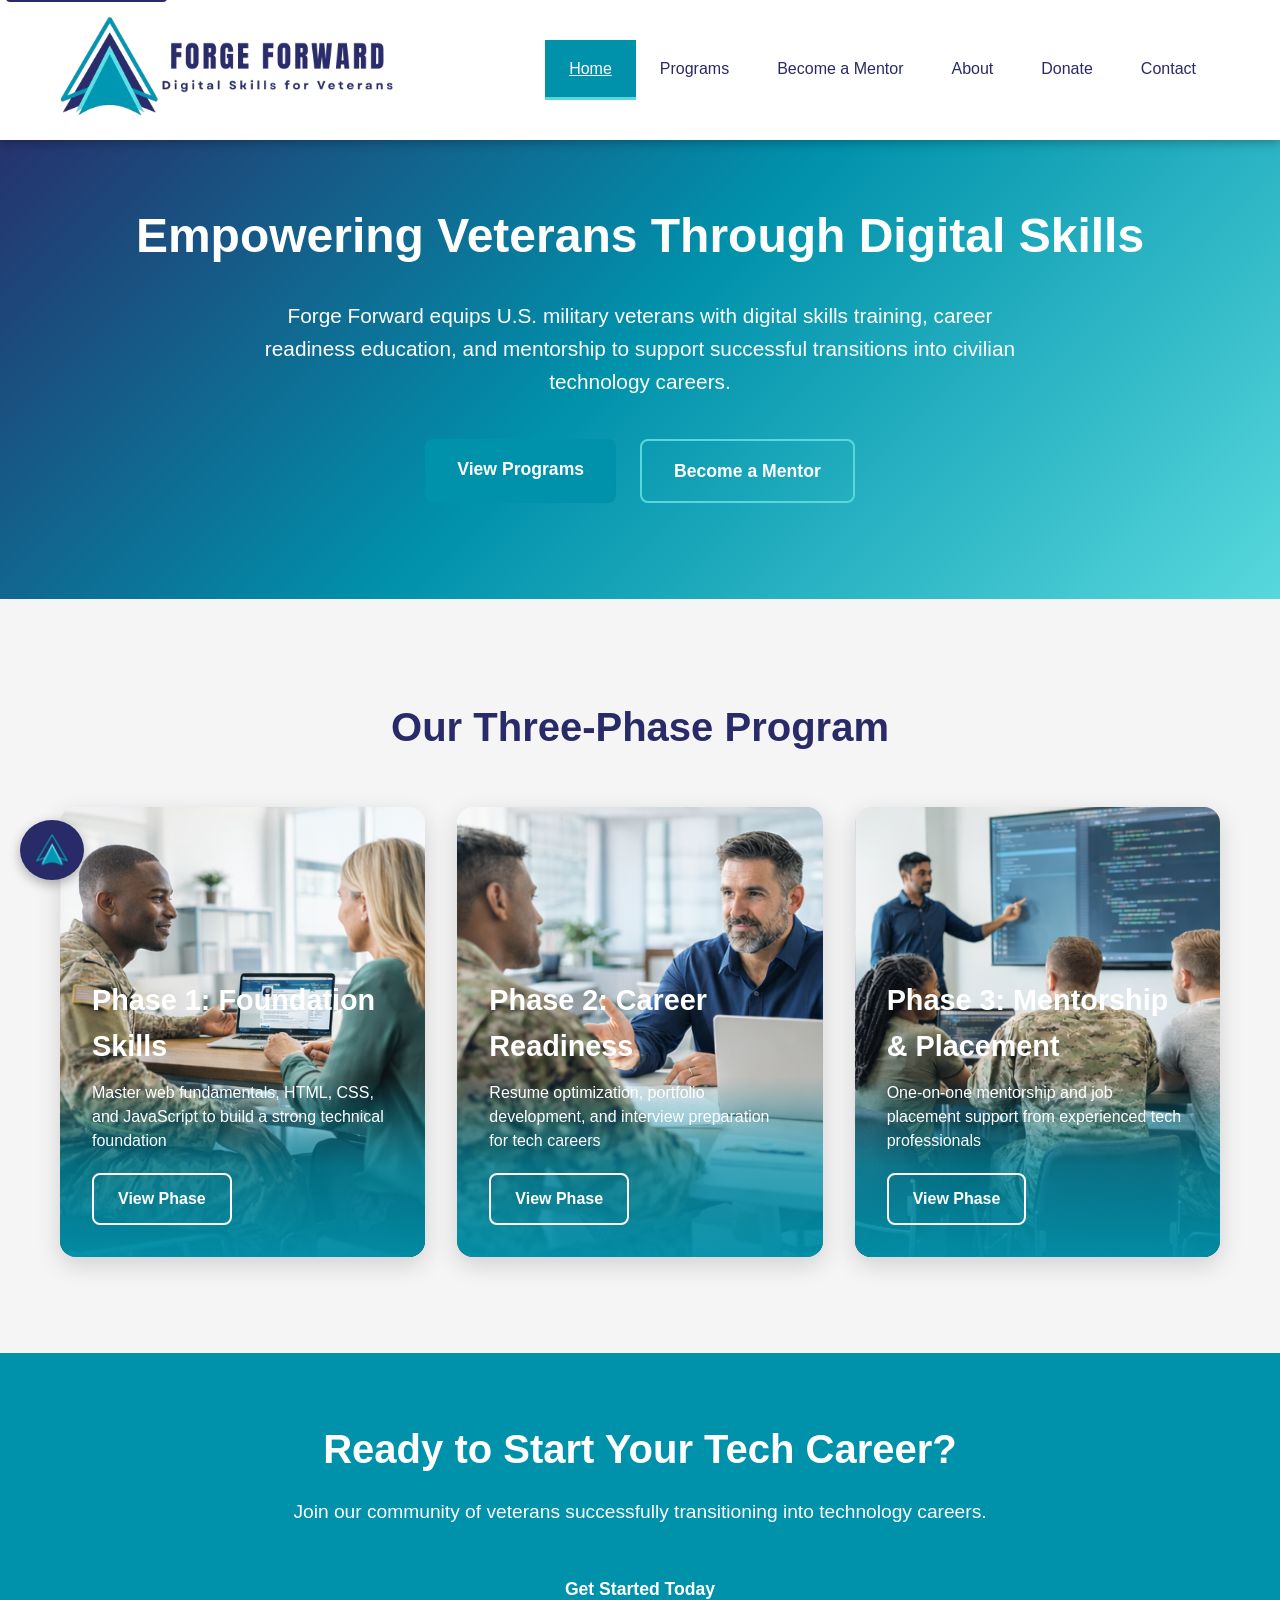
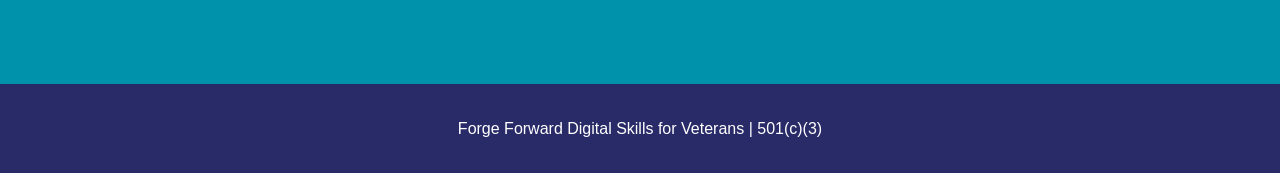
<file: index.html>
<!doctype html>
<html lang="en">
<head>
    <meta charset="utf-8">
    <title>Forge Forward Digital Skills for Veterans</title>
    <meta name="viewport" content="width=device-width, initial-scale=1">
    <meta name="description" content="Forge Forward equips U.S. military veterans with digital skills training, career readiness education, and mentorship to support successful transitions into civilian technology careers.">
    <meta property="og:type" content="website">
    <meta property="og:site_name" content="Forge Forward Digital Skills for Veterans">
    <meta property="og:title" content="Forge Forward Digital Skills for Veterans">
    <meta property="og:description" content="Equipping U.S. military veterans with digital skills, career readiness, and mentorship for technology careers.">
    <meta property="og:url" content="https://forgeforwardforvets.org/">
    <meta property="og:image" content="https://forgeforwardforvets.org/assets/img/forgeForwardLogo.png">
    <link rel="icon" type="image/png" href="assets/img/favicon.png">
    <link rel="stylesheet" href="assets/css/styles.css">
</head>
<body>

<main id="main">
    <section class="hero">
        <div class="container">
            <div class="hero-content">
                <h1>Empowering Veterans Through Digital Skills</h1>
                <p>Forge Forward equips U.S. military veterans with digital skills training, career readiness education,
                    and mentorship to support successful transitions into civilian technology careers.</p>
                <div class="hero-buttons">
                    <a href="programs.html" class="btn btn-primary">View Programs</a>
                    <a href="mentor.html" class="btn btn-secondary">Become a Mentor</a>
                </div>
            </div>
        </div>
    </section>

    <section class="features">
        <div class="container">
            <h2 class="section-title">Our Three-Phase Program</h2>
            <div class="features-grid">
                <div class="feature-card-image" style="background-image: url('assets/img/img01.png');">
                    <div class="card-overlay">
                        <div class="card-content">
                            <h3>Phase 1: Foundation Skills</h3>
                            <p>Master web fundamentals, HTML, CSS, and JavaScript to build a strong technical
                                foundation</p>
                            <a href="programs.html#phase-1" class="btn-card">View Phase</a>
                        </div>
                    </div>
                </div>
                <div class="feature-card-image" style="background-image: url('assets/img/img02.png');">
                    <div class="card-overlay">
                        <div class="card-content">
                            <h3>Phase 2: Career Readiness</h3>
                            <p>Resume optimization, portfolio development, and interview preparation for tech
                                careers</p>
                            <a href="programs.html#phase-2" class="btn-card">View Phase</a>
                        </div>
                    </div>
                </div>
                <div class="feature-card-image" style="background-image: url('assets/img/img03.png');">
                    <div class="card-overlay">
                        <div class="card-content">
                            <h3>Phase 3: Mentorship & Placement</h3>
                            <p>One-on-one mentorship and job placement support from experienced tech professionals</p>
                            <a href="programs.html#phase-3" class="btn-card">View Phase</a>
                        </div>
                    </div>
                </div>
            </div>
        </div>
    </section>

    <section class="cta">
        <div class="container">
            <h2>Ready to Start Your Tech Career?</h2>
            <p>Join our community of veterans successfully transitioning into technology careers.</p>
            <a href="contact.html" class="btn btn-primary">Get Started Today</a>
        </div>
    </section>
</main>

<script src="assets/js/main.js"></script>
<script src="assets/js/chatbot.js"></script>
</body>
</html>
</file>
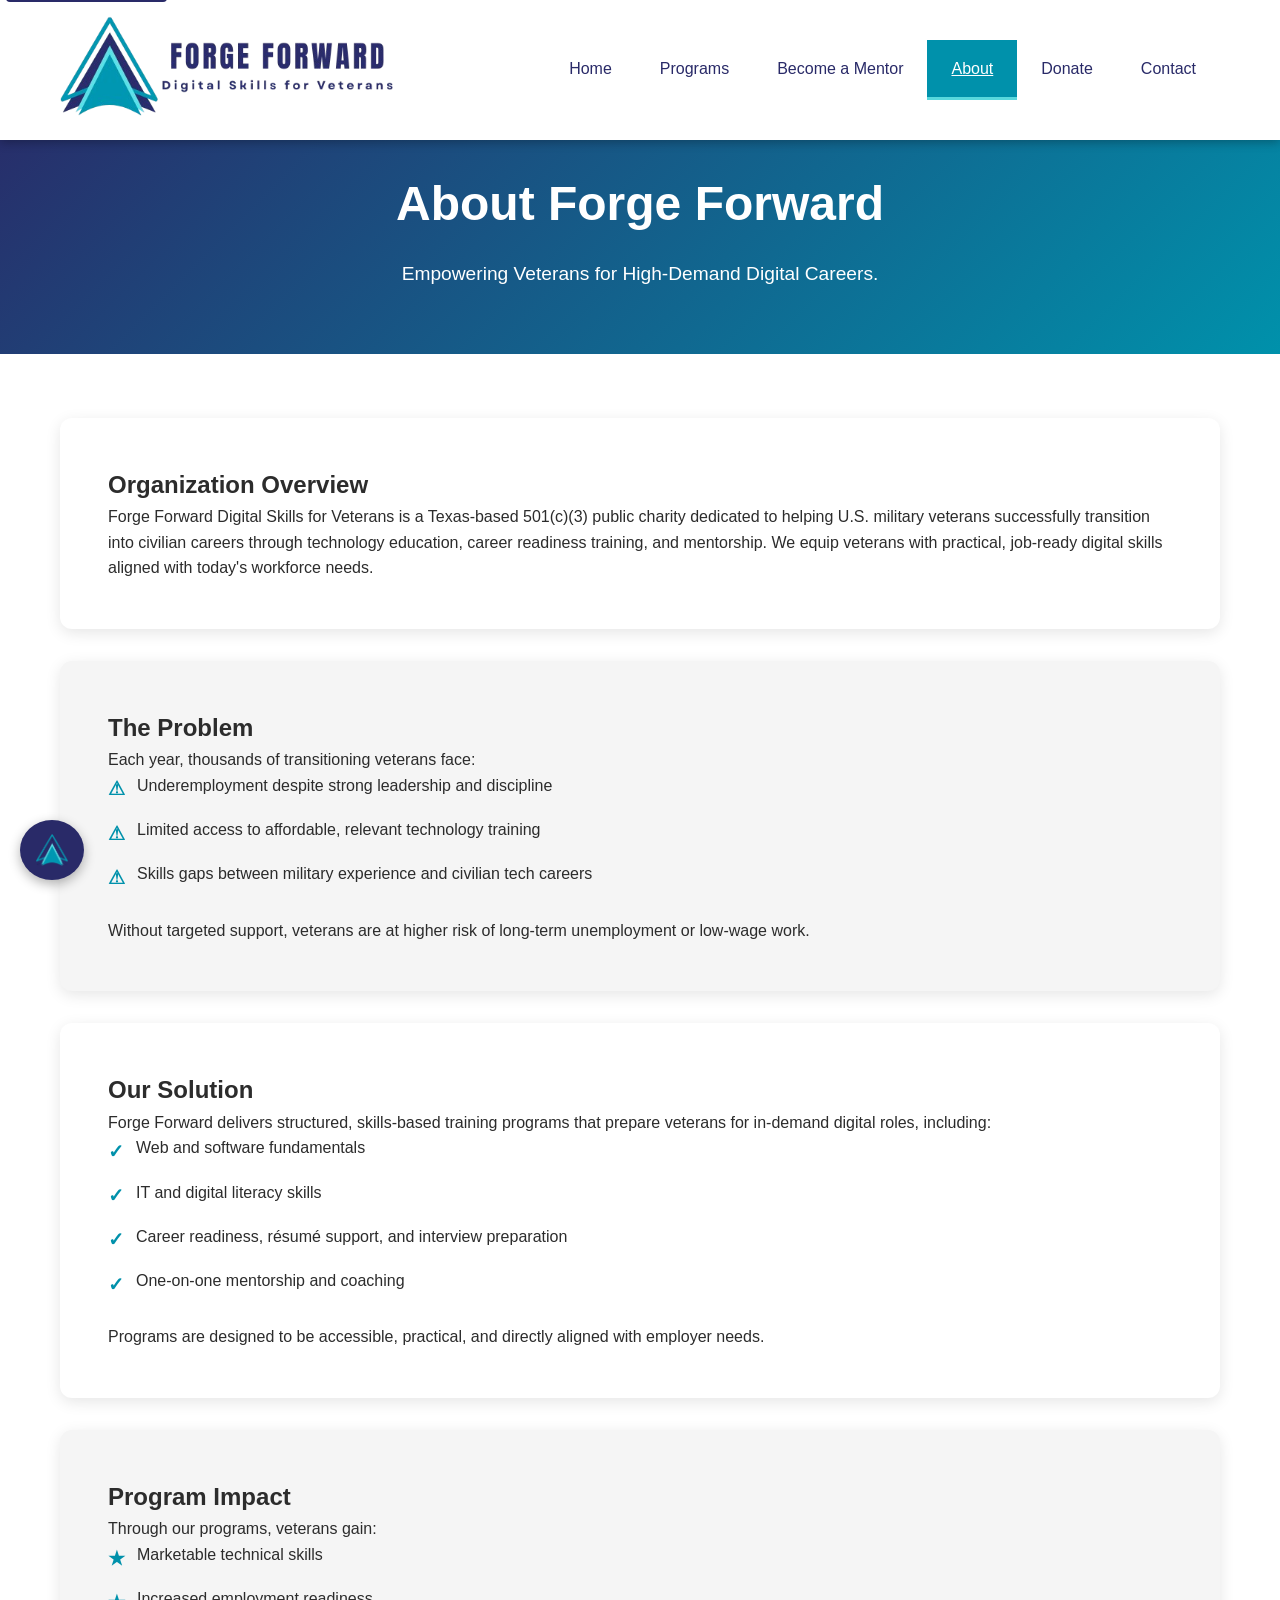
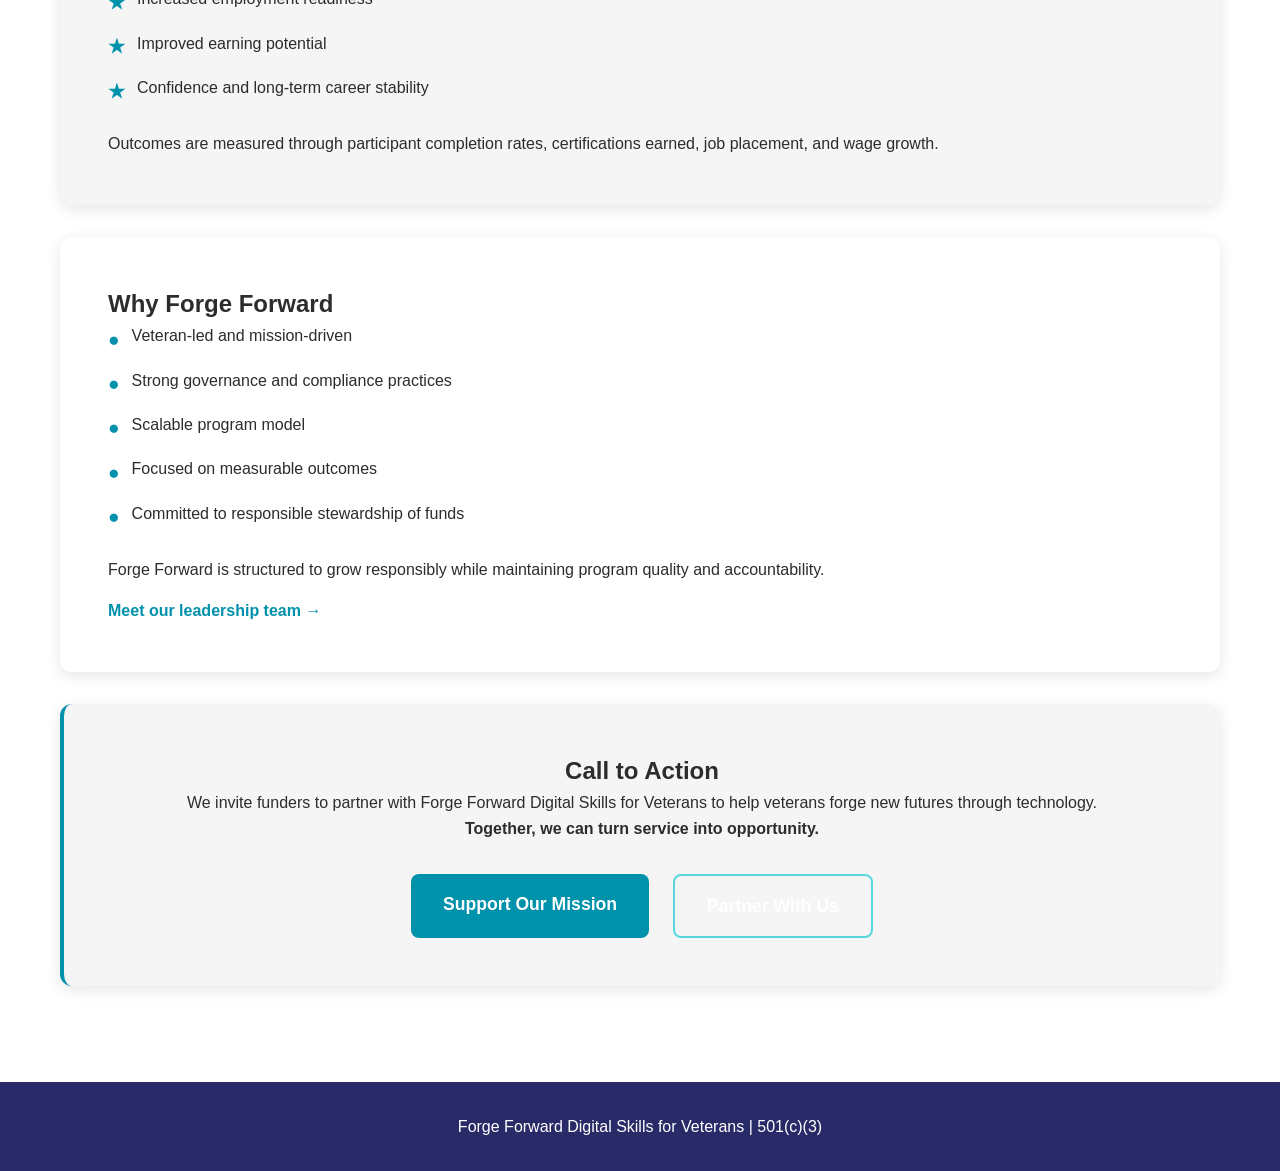
<file: about.html>
<!doctype html>
<html lang="en">
<head>
    <meta charset="utf-8">
    <title>About - Forge Forward Digital Skills for Veterans</title>
    <meta name="viewport" content="width=device-width, initial-scale=1">
    <meta name="description" content="Learn about Forge Forward Digital Skills for Veterans — a Texas-based 501(c)(3) helping veterans transition into civilian tech careers through education, career readiness, and mentorship.">
    <meta property="og:type" content="website">
    <meta property="og:site_name" content="Forge Forward Digital Skills for Veterans">
    <meta property="og:title" content="About Forge Forward Digital Skills for Veterans">
    <meta property="og:description" content="A Texas-based 501(c)(3) dedicated to helping U.S. military veterans transition into civilian careers through technology education and mentorship.">
    <meta property="og:url" content="https://forgeforwardforvets.org/about.html">
    <meta property="og:image" content="https://forgeforwardforvets.org/assets/img/forgeForwardLogo.png">
    <link rel="icon" type="image/png" href="assets/img/favicon.png">
    <link rel="stylesheet" href="assets/css/styles.css">
</head>
<body>

<main id="main">
    <section class="page-header">
        <div class="container">
            <h1>About Forge Forward</h1>
            <p>Empowering Veterans for High-Demand Digital Careers.</p>
        </div>
    </section>

    <section class="about-content">
        <div class="container">
            <div class="about-section">
                <h2>Organization Overview</h2>
                <p>Forge Forward Digital Skills for Veterans is a Texas-based 501(c)(3) public charity dedicated to
                    helping U.S. military veterans successfully transition into civilian careers through technology
                    education, career readiness training, and mentorship. We equip veterans with practical, job-ready
                    digital skills aligned with today's workforce needs.</p>
            </div>

            <div class="about-section alt-bg">
                <h2>The Problem</h2>
                <p>Each year, thousands of transitioning veterans face:</p>
                <ul class="problem-list">
                    <li><span class="icon">⚠</span> Underemployment despite strong leadership and discipline</li>
                    <li><span class="icon">⚠</span> Limited access to affordable, relevant technology training</li>
                    <li><span class="icon">⚠</span> Skills gaps between military experience and civilian tech careers
                    </li>
                </ul>
                <p>Without targeted support, veterans are at higher risk of long-term unemployment or low-wage work.</p>
            </div>

            <div class="about-section">
                <h2>Our Solution</h2>
                <p>Forge Forward delivers structured, skills-based training programs that prepare veterans for in-demand
                    digital roles, including:</p>
                <ul class="solution-list">
                    <li><span class="icon">✓</span> Web and software fundamentals</li>
                    <li><span class="icon">✓</span> IT and digital literacy skills</li>
                    <li><span class="icon">✓</span> Career readiness, résumé support, and interview preparation</li>
                    <li><span class="icon">✓</span> One-on-one mentorship and coaching</li>
                </ul>
                <p>Programs are designed to be accessible, practical, and directly aligned with employer needs.</p>
            </div>

            <div class="about-section alt-bg">
                <h2>Program Impact</h2>
                <p>Through our programs, veterans gain:</p>
                <ul class="impact-list">
                    <li><span class="icon">★</span> Marketable technical skills</li>
                    <li><span class="icon">★</span> Increased employment readiness</li>
                    <li><span class="icon">★</span> Improved earning potential</li>
                    <li><span class="icon">★</span> Confidence and long-term career stability</li>
                </ul>
                <p>Outcomes are measured through participant completion rates, certifications earned, job placement, and
                    wage growth.</p>
            </div>

            <div class="about-section">
                <h2>Why Forge Forward</h2>
                <ul class="why-list">
                    <li><span class="icon">●</span> Veteran-led and mission-driven</li>
                    <li><span class="icon">●</span> Strong governance and compliance practices</li>
                    <li><span class="icon">●</span> Scalable program model</li>
                    <li><span class="icon">●</span> Focused on measurable outcomes</li>
                    <li><span class="icon">●</span> Committed to responsible stewardship of funds</li>
                </ul>
                <p>Forge Forward is structured to grow responsibly while maintaining program quality and
                    accountability.</p>
                <p><a href="team.html" class="team-link">Meet our leadership team →</a></p>
            </div>

            <div class="about-section cta-section">
                <h2>Call to Action</h2>
                <p>We invite funders to partner with Forge Forward Digital Skills for Veterans to help veterans forge
                    new futures through technology.</p>
                <p><strong>Together, we can turn service into opportunity.</strong></p>
                <div class="cta-buttons">
                    <a href="donate.html" class="btn btn-primary">Support Our Mission</a>
                    <a href="contact.html" class="btn btn-secondary">Partner With Us</a>
                </div>
            </div>
        </div>
    </section>
</main>

<script src="assets/js/main.js"></script>
<script src="assets/js/chatbot.js"></script>
</body>
</html>
</file>
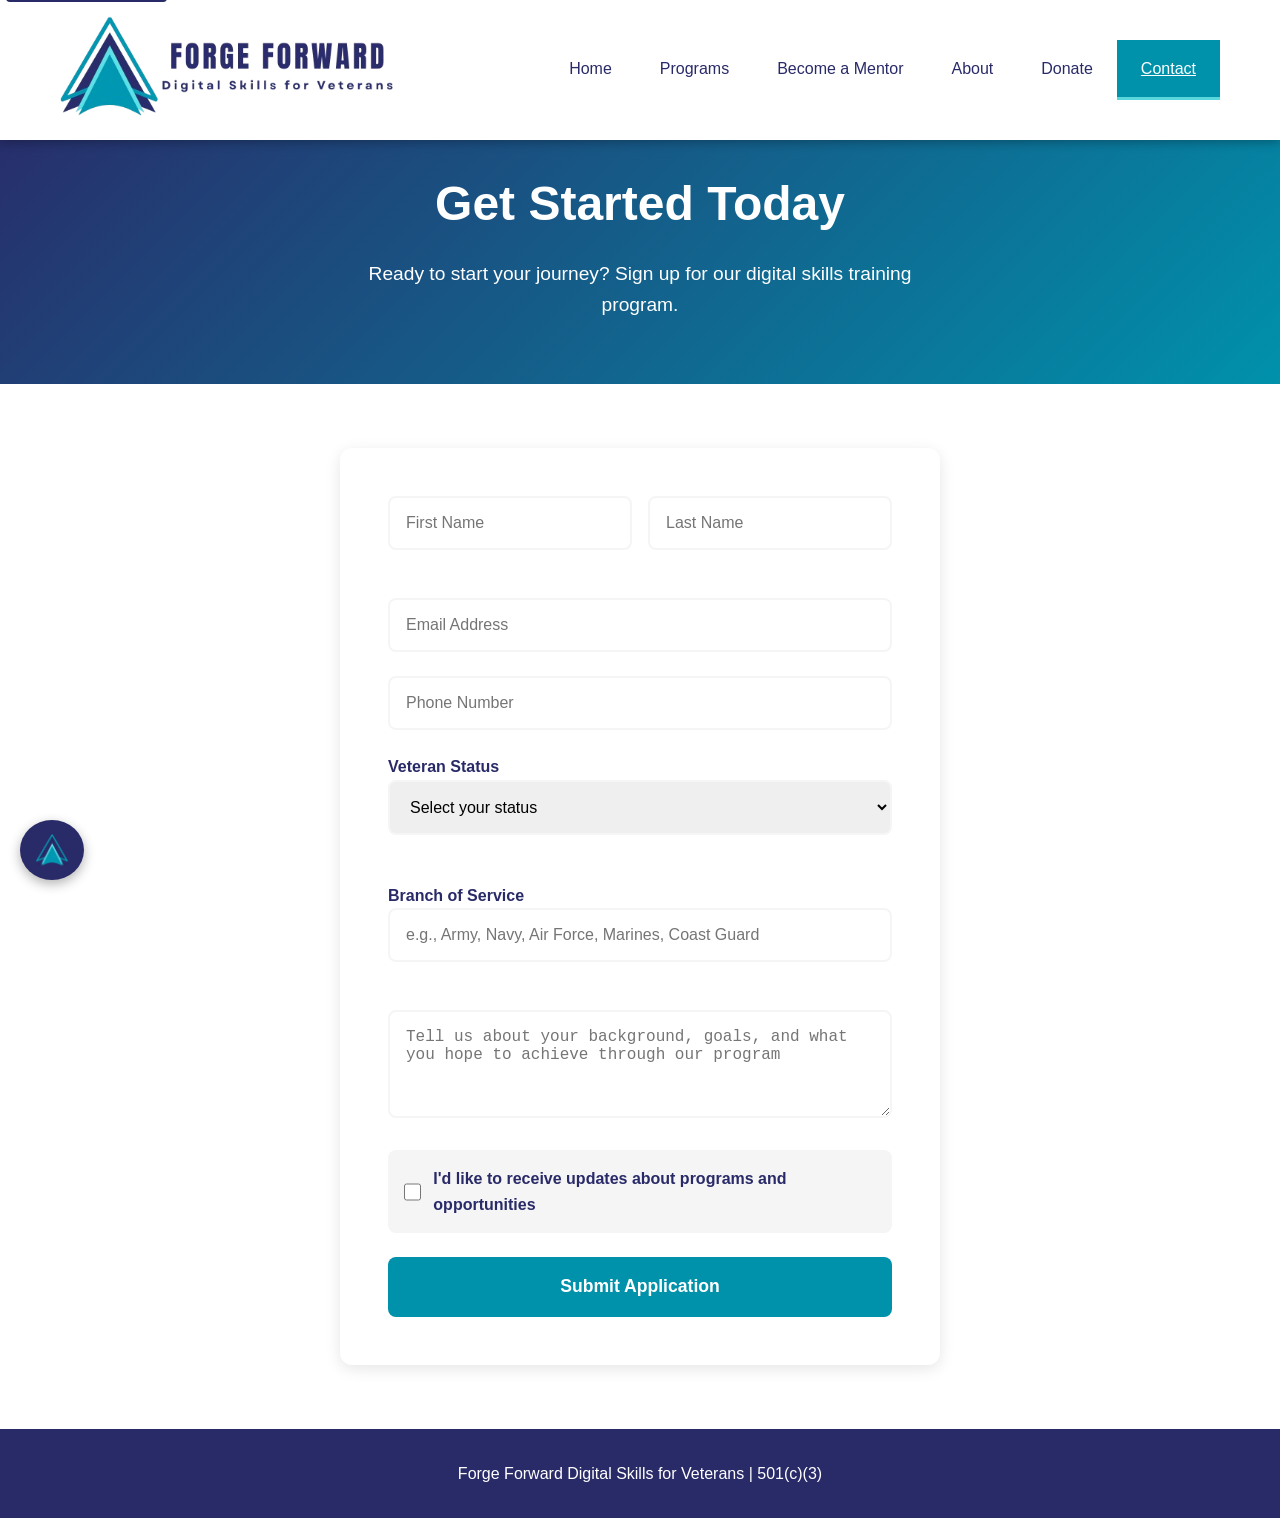
<file: contact.html>
<!doctype html>
<html lang="en">
<head>
    <meta charset="utf-8">
    <title>Get Started — Forge Forward Digital Skills for Veterans</title>
    <meta name="viewport" content="width=device-width, initial-scale=1">
    <meta name="description" content="Ready to start your tech career? Apply to Forge Forward's free digital skills training program for U.S. military veterans.">
    <meta property="og:type" content="website">
    <meta property="og:site_name" content="Forge Forward Digital Skills for Veterans">
    <meta property="og:title" content="Get Started — Forge Forward Digital Skills for Veterans">
    <meta property="og:description" content="Apply to our free digital skills training program. Veterans of all backgrounds and experience levels are welcome.">
    <meta property="og:url" content="https://forgeforwardforvets.org/contact.html">
    <meta property="og:image" content="https://forgeforwardforvets.org/assets/img/forgeForwardLogo.png">
    <link rel="icon" type="image/png" href="assets/img/favicon.png">
    <link rel="stylesheet" href="assets/css/styles.css">
</head>
<body>

<main id="main">
    <section class="page-header">
        <div class="container">
            <h1>Get Started Today</h1>
            <p>Ready to start your journey? Sign up for our digital skills training program.</p>
        </div>
    </section>

    <section class="contact-content">
        <div class="container">
            <form class="contact-form" data-formspree-id="YOUR_CONTACT_FORM_ID">
                <div class="form-row">
                    <input type="text" name="firstName" placeholder="First Name" required>
                    <input type="text" name="lastName" placeholder="Last Name" required>
                </div>
                <input type="email" name="email" placeholder="Email Address" required>
                <input type="tel" name="phone" placeholder="Phone Number" required>
                <div class="form-group">
                    <label for="veteran-status">Veteran Status</label>
                    <select name="veteran-status" id="veteran-status" required>
                        <option value="">Select your status</option>
                        <option value="veteran">U.S. Military Veteran</option>
                        <option value="active-duty">Currently Active Duty</option>
                        <option value="transitioning">Transitioning Service Member</option>
                    </select>
                </div>
                <div class="form-group">
                    <label for="branch">Branch of Service</label>
                    <input type="text" name="branch" id="branch"
                           placeholder="e.g., Army, Navy, Air Force, Marines, Coast Guard" required>
                </div>
                <textarea name="message"
                          placeholder="Tell us about your background, goals, and what you hope to achieve through our program"
                          required rows="4"></textarea>
                <div class="form-group">
                    <label class="checkbox-label">
                        <input type="checkbox" name="newsletter" value="yes">
                        I'd like to receive updates about programs and opportunities
                    </label>
                </div>
                <button type="submit">Submit Application</button>
            </form>
        </div>
    </section>
</main>

<script src="assets/js/main.js"></script>
<script src="assets/js/chatbot.js"></script>
</body>
</html>
</file>
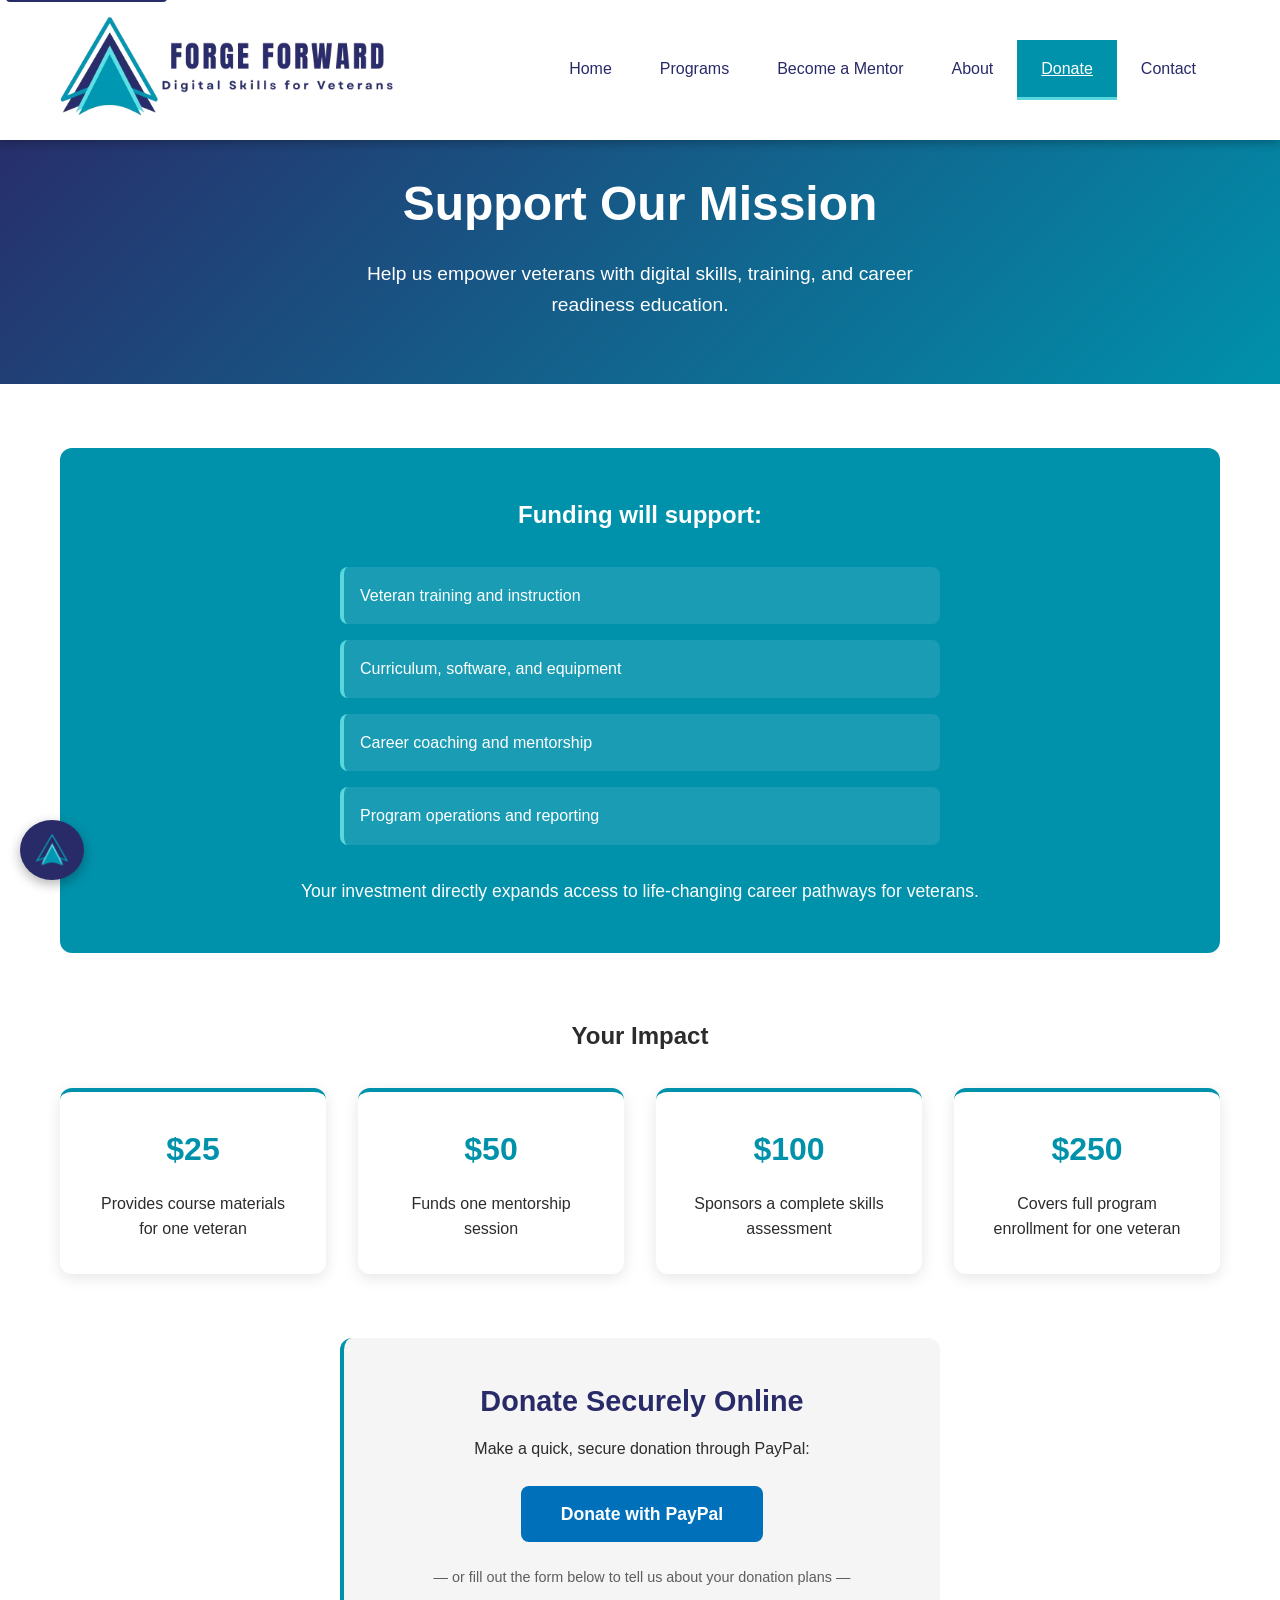
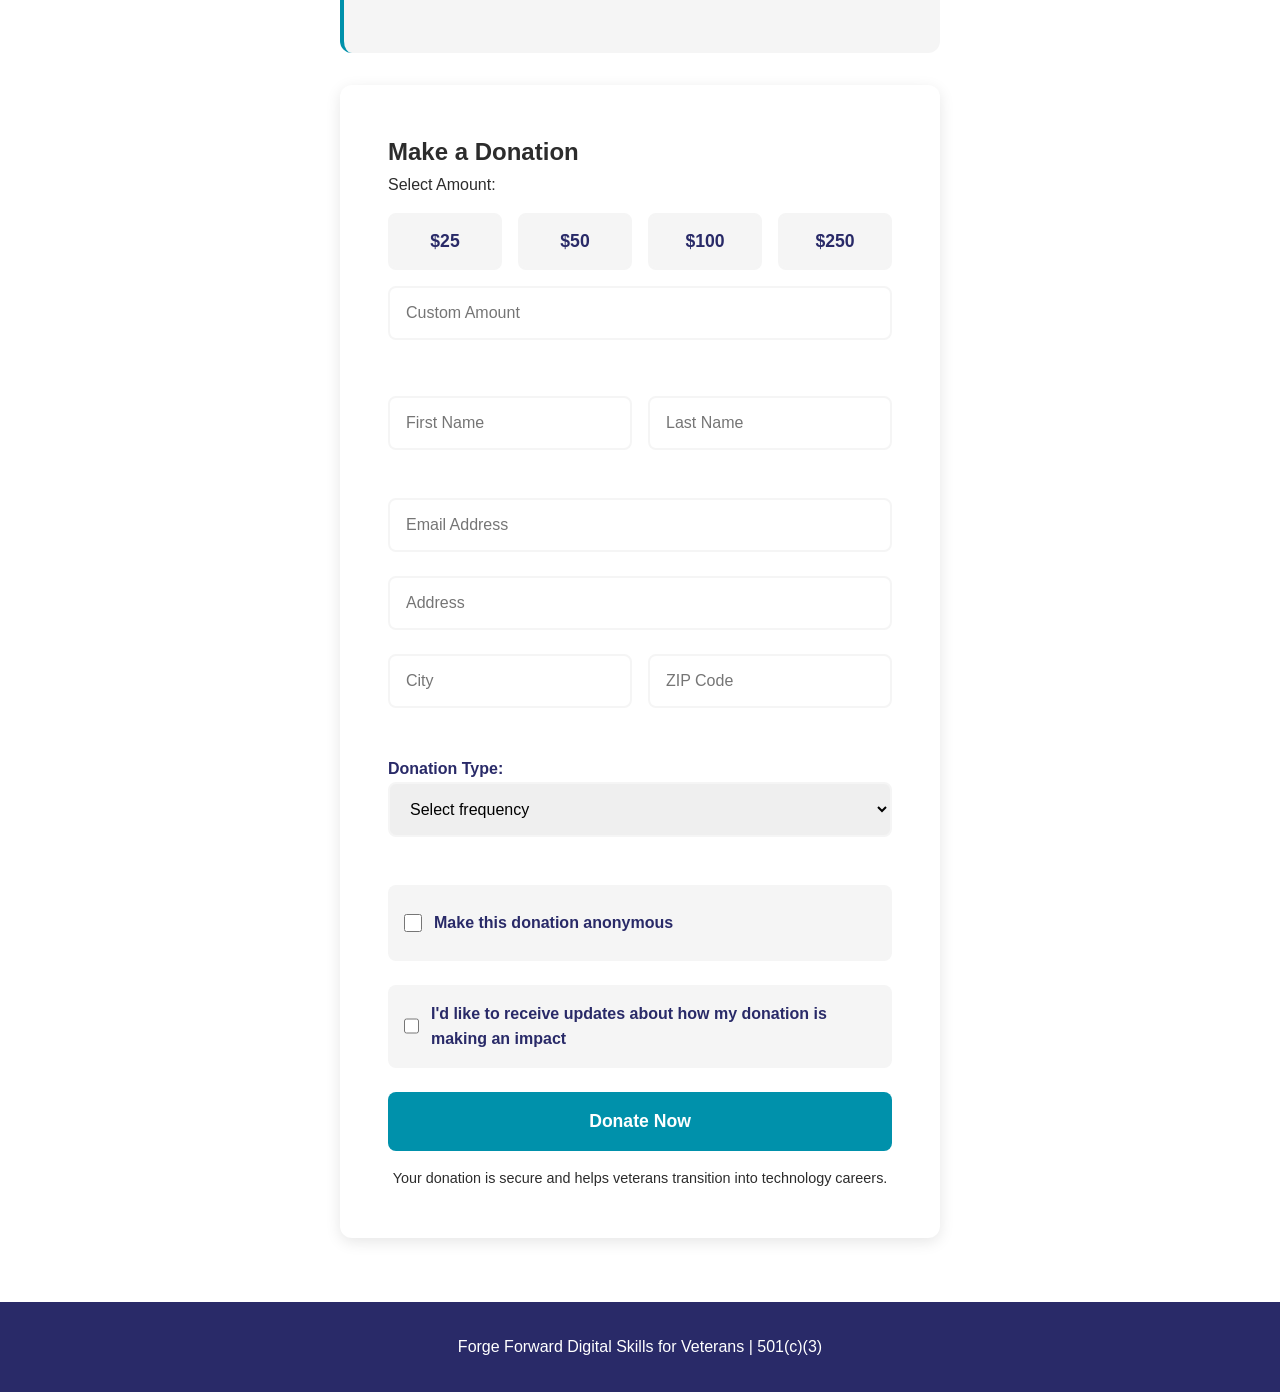
<file: donate.html>
<!doctype html>
<html lang="en">
<head>
    <meta charset="utf-8">
    <title>Donate - Forge Forward Digital Skills for Veterans</title>
    <meta name="viewport" content="width=device-width, initial-scale=1">
    <meta name="description" content="Support Forge Forward Digital Skills for Veterans — your donation provides free technology training, mentorship, and career readiness support to U.S. military veterans.">
    <meta property="og:type" content="website">
    <meta property="og:site_name" content="Forge Forward Digital Skills for Veterans">
    <meta property="og:title" content="Donate — Forge Forward Digital Skills for Veterans">
    <meta property="og:description" content="Your donation helps veterans access free digital skills training and launch technology careers. Every dollar makes a difference.">
    <meta property="og:url" content="https://forgeforwardforvets.org/donate.html">
    <meta property="og:image" content="https://forgeforwardforvets.org/assets/img/forgeForwardLogo.png">
    <link rel="icon" type="image/png" href="assets/img/favicon.png">
    <link rel="stylesheet" href="assets/css/styles.css">
</head>
<body>

<main id="main">
    <section class="page-header">
        <div class="container">
            <h1>Support Our Mission</h1>
            <p>Help us empower veterans with digital skills, training, and career readiness education.</p>
        </div>
    </section>

    <section class="donation-content">
        <div class="container">
            <div class="donation-funding">
                <h2>Funding will support:</h2>
                <ul class="funding-list">
                    <li>Veteran training and instruction</li>
                    <li>Curriculum, software, and equipment</li>
                    <li>Career coaching and mentorship</li>
                    <li>Program operations and reporting</li>
                </ul>
                <p>Your investment directly expands access to life-changing career pathways for veterans.</p>
            </div>

            <div class="donation-impact">
                <h2>Your Impact</h2>
                <div class="impact-grid">
                    <div class="impact-item">
                        <h3>$25</h3>
                        <p>Provides course materials for one veteran</p>
                    </div>
                    <div class="impact-item">
                        <h3>$50</h3>
                        <p>Funds one mentorship session</p>
                    </div>
                    <div class="impact-item">
                        <h3>$100</h3>
                        <p>Sponsors a complete skills assessment</p>
                    </div>
                    <div class="impact-item">
                        <h3>$250</h3>
                        <p>Covers full program enrollment for one veteran</p>
                    </div>
                </div>
            </div>

            <div class="donation-form-section">
                <div class="paypal-section">
                    <h2>Donate Securely Online</h2>
                    <p>Make a quick, secure donation through PayPal:</p>
                    <a href="https://www.paypal.com/donate?business=YOUR_PAYPAL_BUSINESS_EMAIL&item_name=Forge+Forward+Digital+Skills+for+Veterans&currency_code=USD"
                       target="_blank" rel="noopener noreferrer" class="btn-paypal">
                        Donate with PayPal
                    </a>
                    <p class="or-divider">— or fill out the form below to tell us about your donation plans —</p>
                </div>
                <form class="donation-form" data-formspree-id="YOUR_DONATION_FORM_ID">
                    <h2>Make a Donation</h2>
                    <div class="amount-selection">
                        <label>Select Amount:</label>
                        <div class="amount-buttons">
                            <button type="button" class="amount-btn" data-amount="25">$25</button>
                            <button type="button" class="amount-btn" data-amount="50">$50</button>
                            <button type="button" class="amount-btn" data-amount="100">$100</button>
                            <button type="button" class="amount-btn" data-amount="250">$250</button>
                        </div>
                        <input type="number" name="customAmount" placeholder="Custom Amount" min="1">
                    </div>

                    <div class="form-row">
                        <input type="text" name="firstName" placeholder="First Name" required>
                        <input type="text" name="lastName" placeholder="Last Name" required>
                    </div>
                    <input type="email" name="email" placeholder="Email Address" required>
                    <input type="text" name="address" placeholder="Address" required>
                    <div class="form-row">
                        <input type="text" name="city" placeholder="City" required>
                        <input type="text" name="zipCode" placeholder="ZIP Code" required>
                    </div>

                    <div class="form-group">
                        <label for="donation-frequency">Donation Type:</label>
                        <select name="donation-frequency" id="donation-frequency" required>
                            <option value="">Select frequency</option>
                            <option value="one-time">One-time donation</option>
                            <option value="monthly">Monthly recurring</option>
                            <option value="quarterly">Quarterly recurring</option>
                            <option value="annual">Annual recurring</option>
                        </select>
                    </div>

                    <div class="form-group">
                        <label class="checkbox-label">
                            <input type="checkbox" name="anonymous" value="yes">
                            Make this donation anonymous
                        </label>
                    </div>

                    <div class="form-group">
                        <label class="checkbox-label">
                            <input type="checkbox" name="updates" value="yes">
                            I'd like to receive updates about how my donation is making an impact
                        </label>
                    </div>

                    <button type="submit">Donate Now</button>
                    <p class="donation-note">Your donation is secure and helps veterans transition into technology
                        careers.</p>
                </form>
            </div>
        </div>
    </section>
</main>

<script src="assets/js/main.js"></script>
<script src="assets/js/chatbot.js"></script>
</body>
</html>
</file>
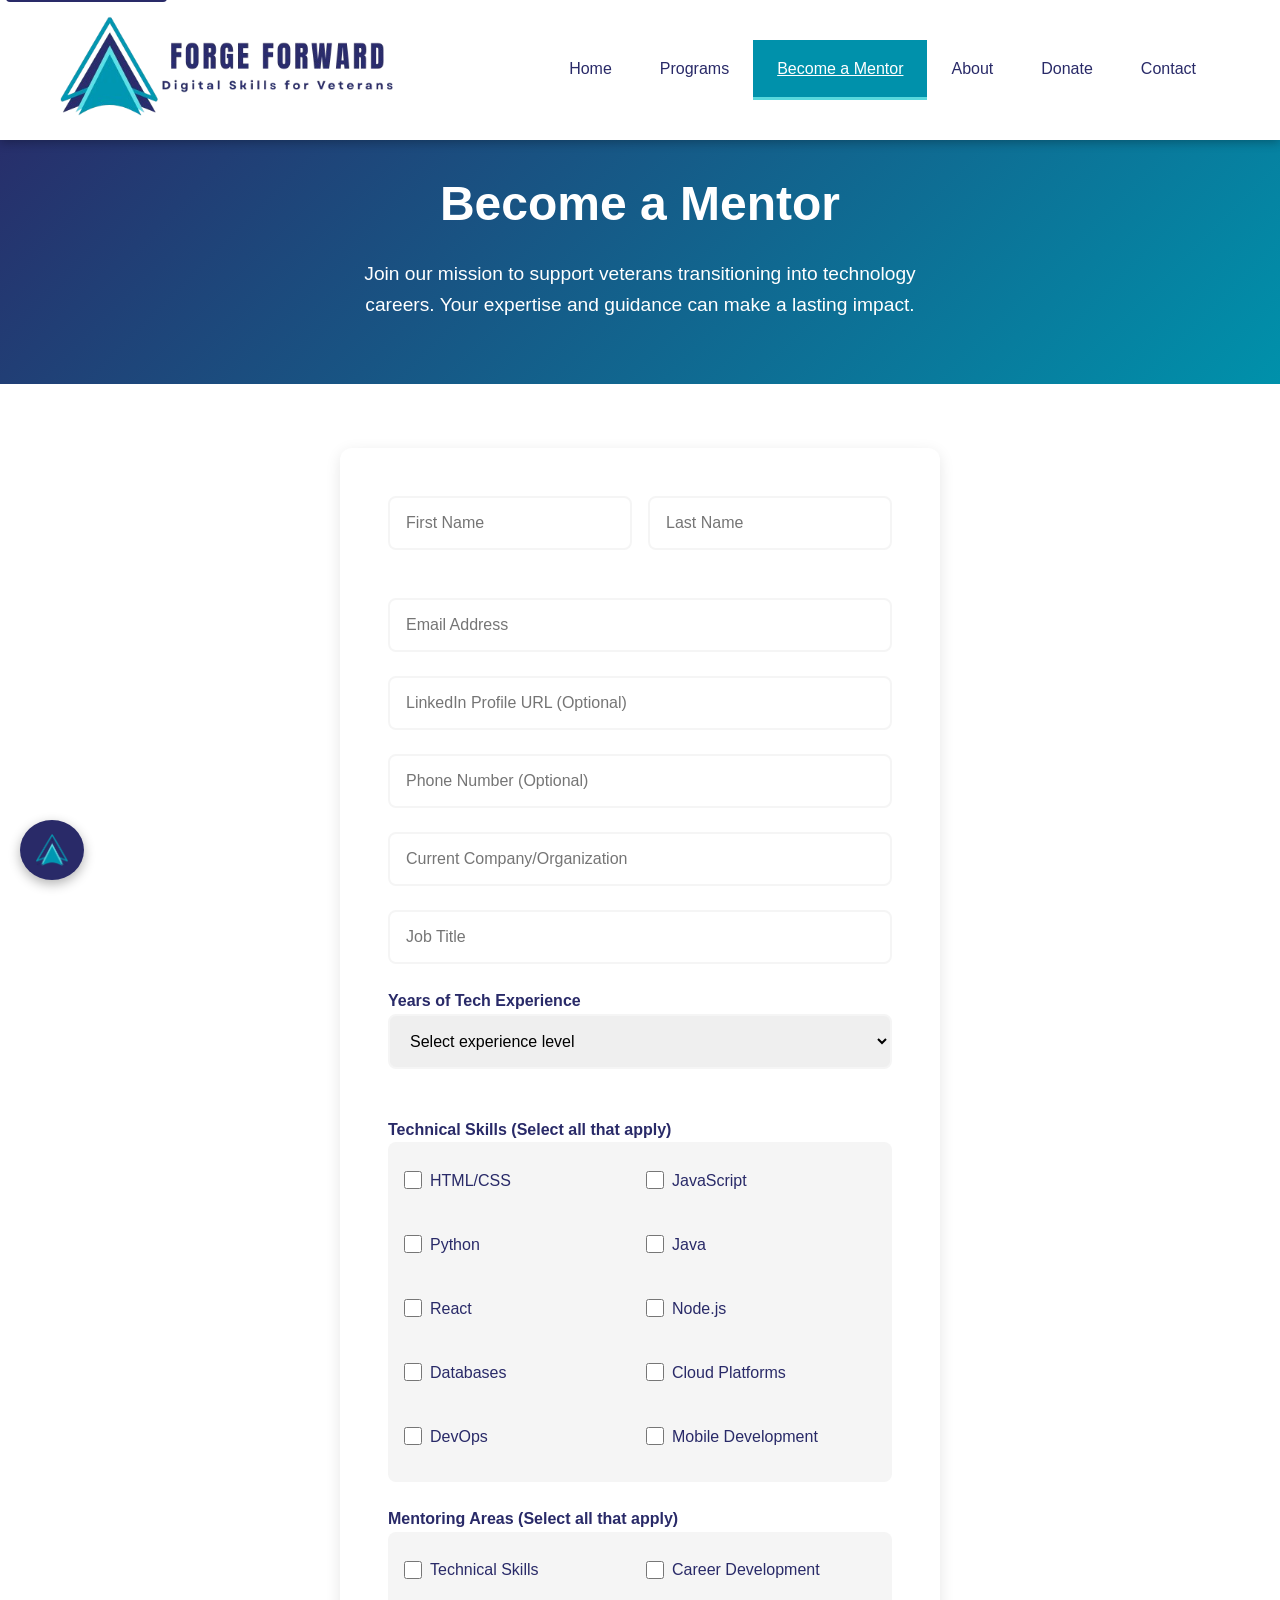
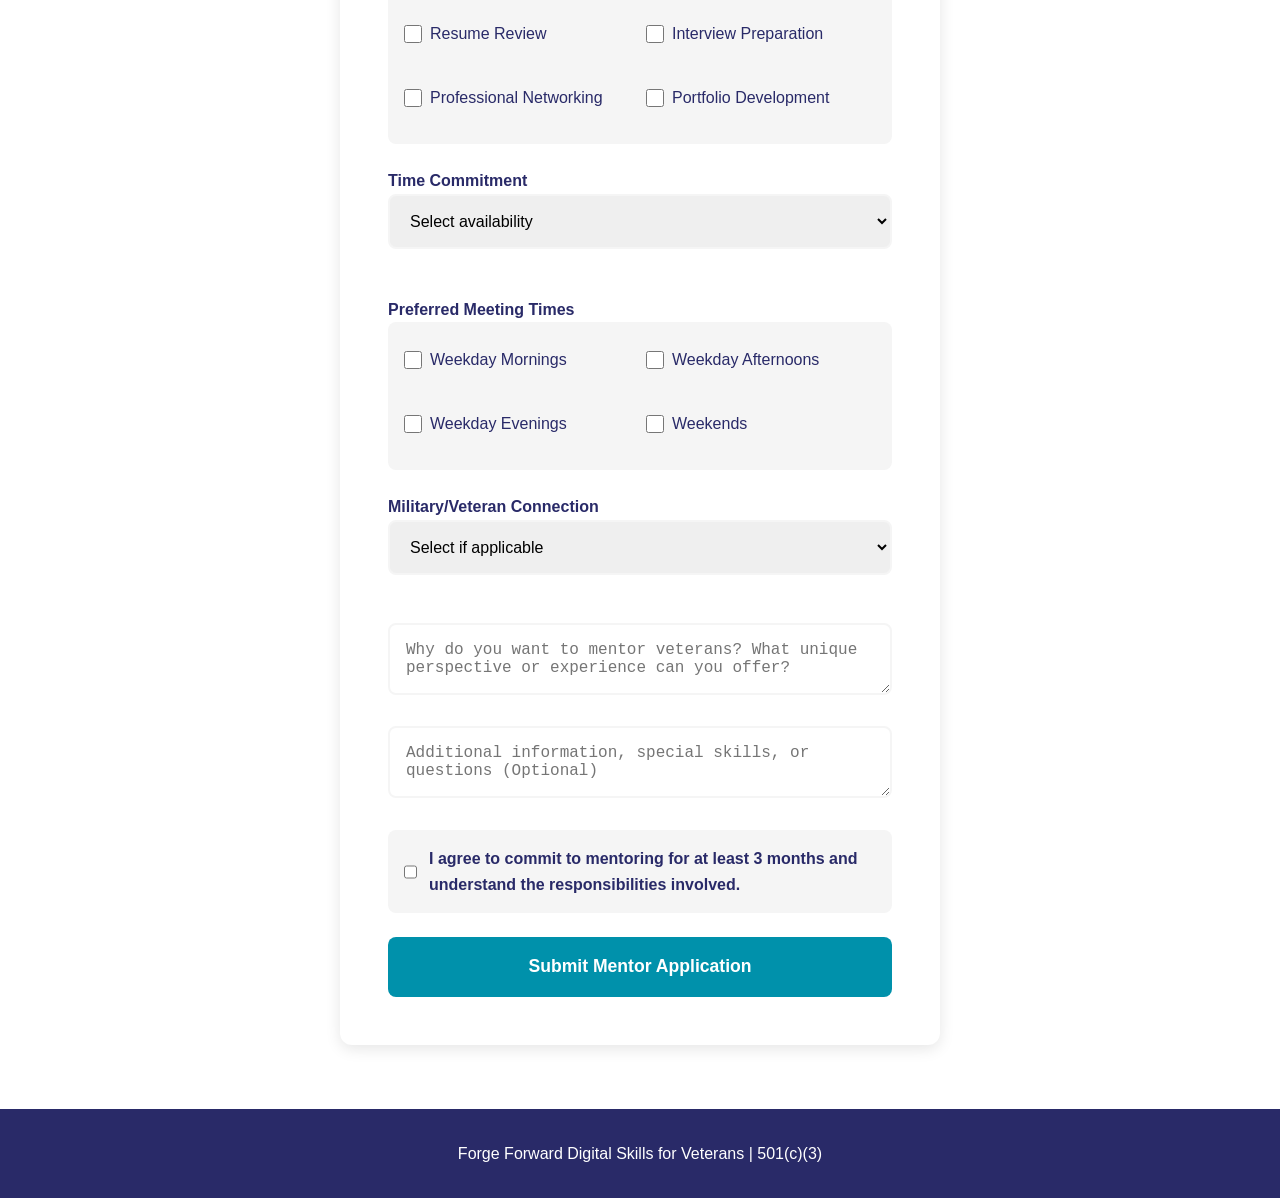
<file: mentor.html>
<!doctype html>
<html lang="en">
<head>
    <meta charset="utf-8">
    <title>Become a Mentor - Forge Forward Digital Skills for Veterans</title>
    <meta name="viewport" content="width=device-width, initial-scale=1">
    <meta name="description" content="Become a mentor with Forge Forward and help U.S. military veterans transition into technology careers. Share your expertise and make a lasting impact.">
    <meta property="og:type" content="website">
    <meta property="og:site_name" content="Forge Forward Digital Skills for Veterans">
    <meta property="og:title" content="Become a Mentor — Forge Forward Digital Skills for Veterans">
    <meta property="og:description" content="Join our mission to support veterans transitioning into tech careers. Your expertise can make a lasting impact.">
    <meta property="og:url" content="https://forgeforwardforvets.org/mentor.html">
    <meta property="og:image" content="https://forgeforwardforvets.org/assets/img/forgeForwardLogo.png">
    <link rel="icon" type="image/png" href="assets/img/favicon.png">
    <link rel="stylesheet" href="assets/css/styles.css">
</head>
<body>

<main id="main">
    <section class="page-header">
        <div class="container">
            <h1>Become a Mentor</h1>
            <p>Join our mission to support veterans transitioning into technology careers. Your expertise and guidance
                can make a lasting impact.</p>
        </div>
    </section>

    <section class="mentor-form-section">
        <div class="container">
            <form id="mentor-form" class="mentor-form" data-formspree-id="YOUR_MENTOR_FORM_ID">
                <div class="form-row">
                    <input type="text" name="firstName" placeholder="First Name" required>
                    <input type="text" name="lastName" placeholder="Last Name" required>
                </div>
                <input type="email" name="email" placeholder="Email Address" required>
                <input type="url" name="linkedin" placeholder="LinkedIn Profile URL (Optional)">
                <input type="tel" name="phone" placeholder="Phone Number (Optional)">
                <input type="text" name="company" placeholder="Current Company/Organization" required>
                <input type="text" name="jobTitle" placeholder="Job Title" required>
                <div class="form-group">
                    <label for="experience">Years of Tech Experience</label>
                    <select name="experience" id="experience" required>
                        <option value="">Select experience level</option>
                        <option value="1-3">1-3 years</option>
                        <option value="4-7">4-7 years</option>
                        <option value="8-15">8-15 years</option>
                        <option value="15+">15+ years</option>
                    </select>
                </div>
                <div class="form-group">
                    <label for="skills">Technical Skills (Select all that apply)</label>
                    <div class="checkbox-group">
                        <label><input type="checkbox" name="skills" value="html-css"> HTML/CSS</label>
                        <label><input type="checkbox" name="skills" value="javascript"> JavaScript</label>
                        <label><input type="checkbox" name="skills" value="python"> Python</label>
                        <label><input type="checkbox" name="skills" value="java"> Java</label>
                        <label><input type="checkbox" name="skills" value="react"> React</label>
                        <label><input type="checkbox" name="skills" value="nodejs"> Node.js</label>
                        <label><input type="checkbox" name="skills" value="databases"> Databases</label>
                        <label><input type="checkbox" name="skills" value="cloud"> Cloud Platforms</label>
                        <label><input type="checkbox" name="skills" value="devops"> DevOps</label>
                        <label><input type="checkbox" name="skills" value="mobile"> Mobile Development</label>
                    </div>
                </div>
                <div class="form-group">
                    <label for="mentoring-areas">Mentoring Areas (Select all that apply)</label>
                    <div class="checkbox-group">
                        <label><input type="checkbox" name="mentoring-areas" value="technical"> Technical Skills</label>
                        <label><input type="checkbox" name="mentoring-areas" value="career"> Career Development</label>
                        <label><input type="checkbox" name="mentoring-areas" value="resume"> Resume Review</label>
                        <label><input type="checkbox" name="mentoring-areas" value="interview"> Interview
                            Preparation</label>
                        <label><input type="checkbox" name="mentoring-areas" value="networking"> Professional Networking</label>
                        <label><input type="checkbox" name="mentoring-areas" value="portfolio"> Portfolio
                            Development</label>
                    </div>
                </div>
                <div class="form-group">
                    <label for="availability">Time Commitment</label>
                    <select name="availability" id="availability" required>
                        <option value="">Select availability</option>
                        <option value="1-2">1-2 hours per week</option>
                        <option value="3-4">3-4 hours per week</option>
                        <option value="5-6">5-6 hours per week</option>
                        <option value="flexible">Flexible schedule</option>
                    </select>
                </div>
                <div class="form-group">
                    <label for="preferred-time">Preferred Meeting Times</label>
                    <div class="checkbox-group">
                        <label><input type="checkbox" name="preferred-time" value="weekday-morning"> Weekday
                            Mornings</label>
                        <label><input type="checkbox" name="preferred-time" value="weekday-afternoon"> Weekday
                            Afternoons</label>
                        <label><input type="checkbox" name="preferred-time" value="weekday-evening"> Weekday
                            Evenings</label>
                        <label><input type="checkbox" name="preferred-time" value="weekend"> Weekends</label>
                    </div>
                </div>
                <div class="form-group">
                    <label for="veteran-connection">Military/Veteran Connection</label>
                    <select name="veteran-connection" id="veteran-connection">
                        <option value="">Select if applicable</option>
                        <option value="veteran">I am a veteran</option>
                        <option value="active-duty">Currently active duty</option>
                        <option value="military-family">Military family member</option>
                        <option value="civilian">Civilian supporter</option>
                    </select>
                </div>
                <textarea name="motivation"
                          placeholder="Why do you want to mentor veterans? What unique perspective or experience can you offer?"
                          required></textarea>
                <textarea name="additional-info"
                          placeholder="Additional information, special skills, or questions (Optional)"></textarea>
                <div class="form-group">
                    <label class="checkbox-label">
                        <input type="checkbox" name="agreement" required>
                        I agree to commit to mentoring for at least 3 months and understand the responsibilities
                        involved.
                    </label>
                </div>
                <button type="submit">Submit Mentor Application</button>
            </form>
        </div>
    </section>
</main>

<script src="assets/js/main.js"></script>
<script src="assets/js/chatbot.js"></script>
</body>
</html>
</file>
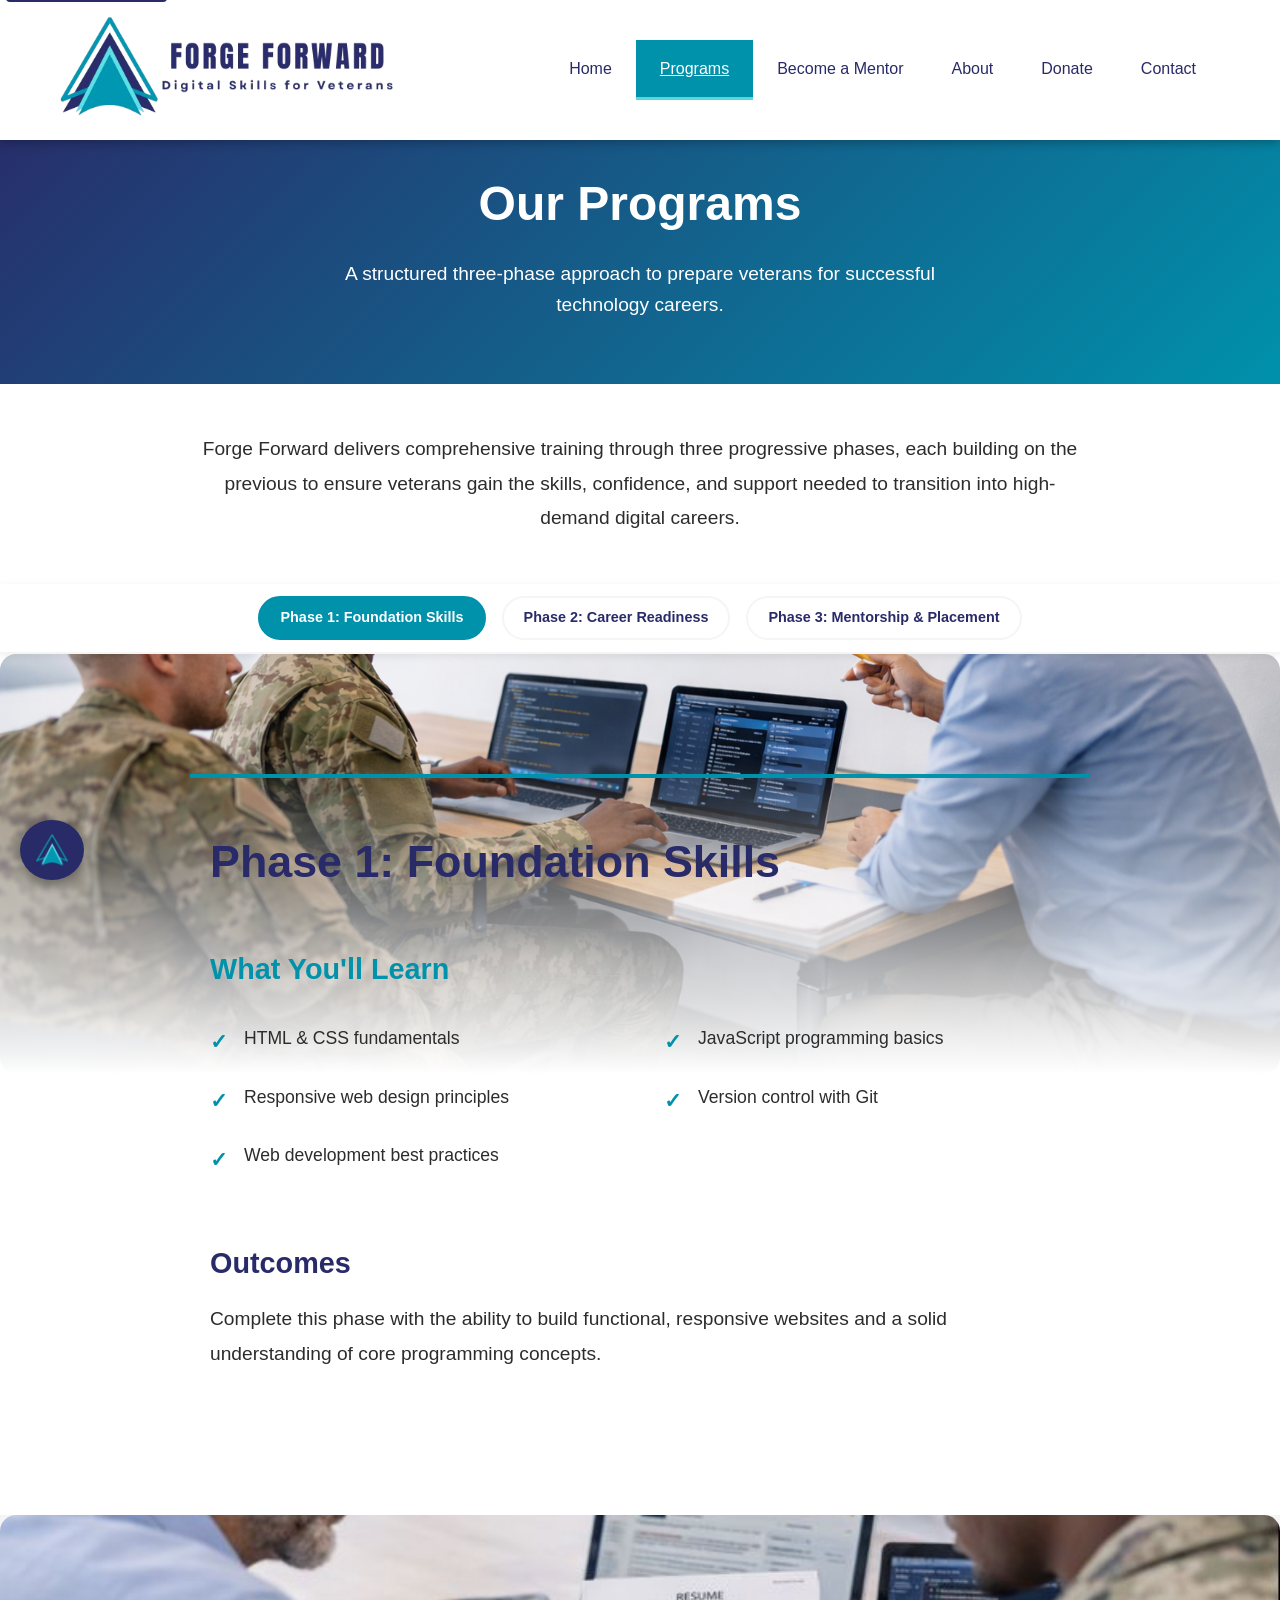
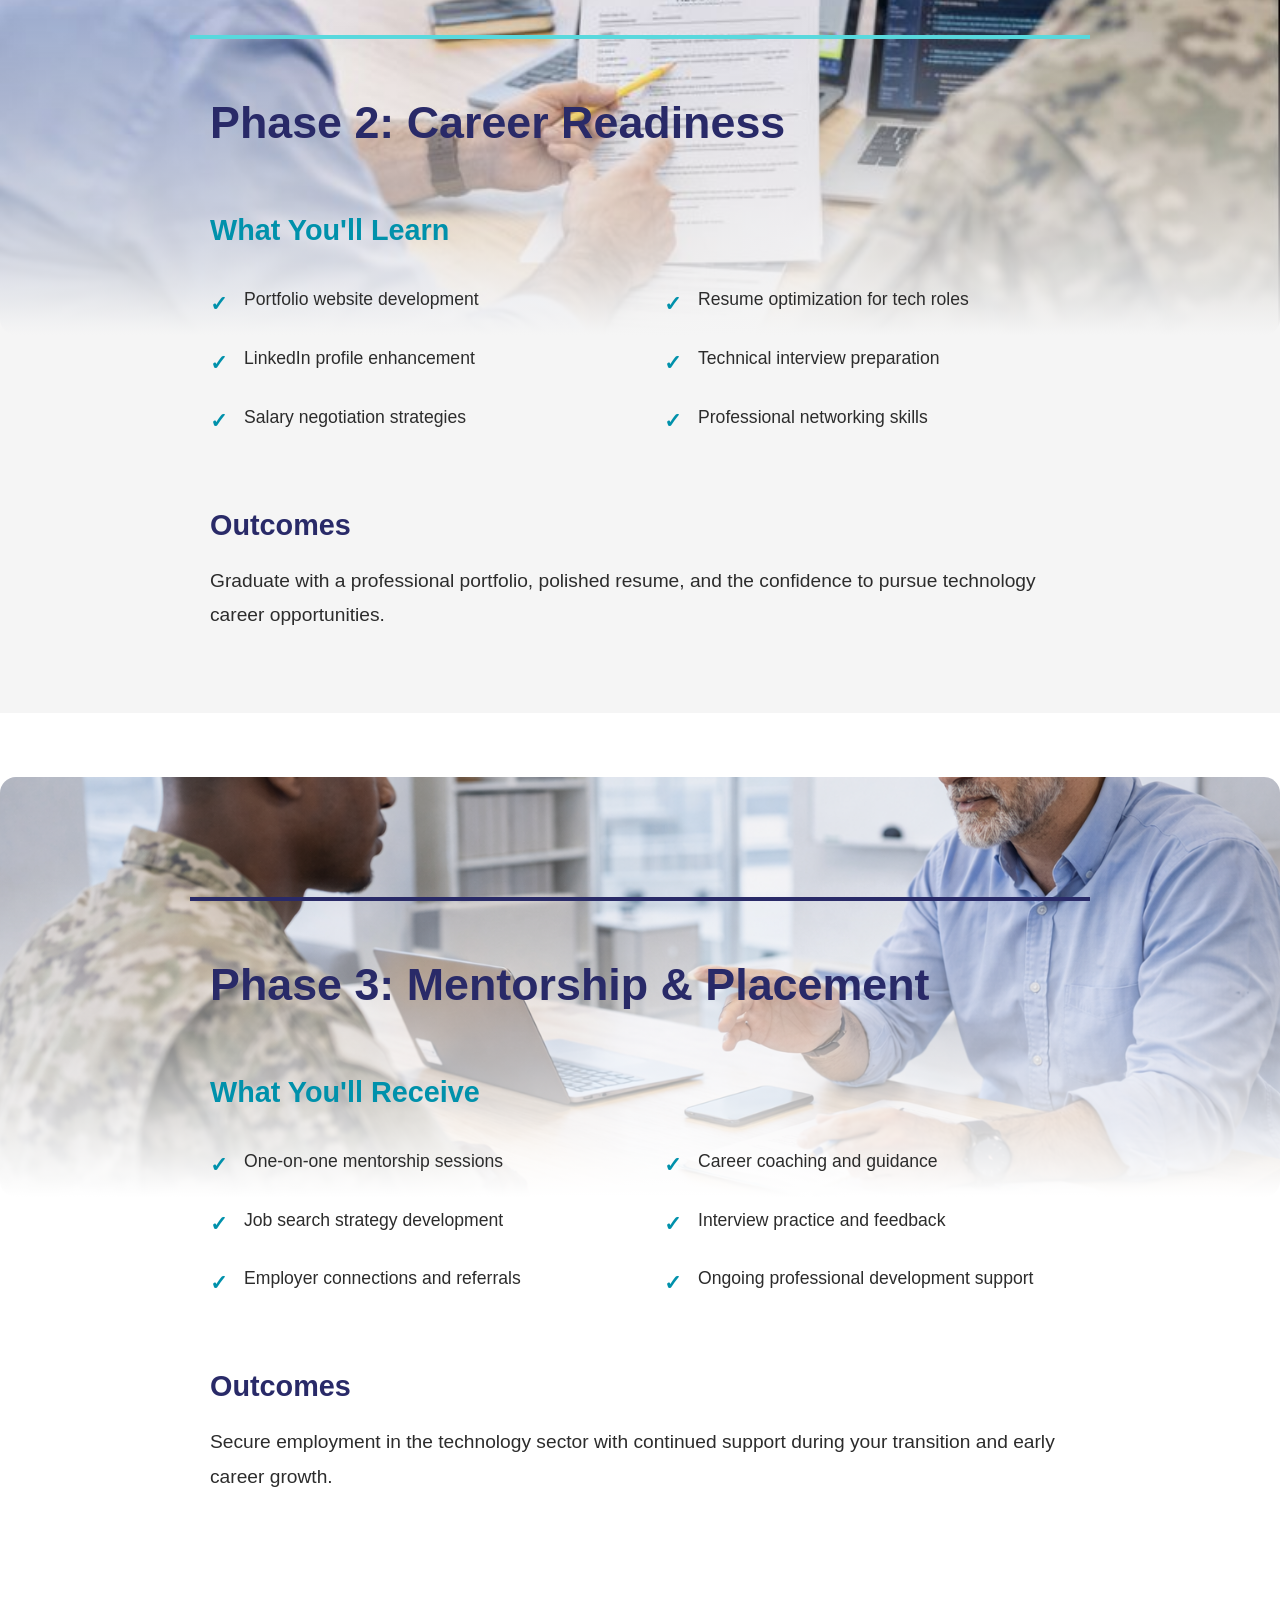
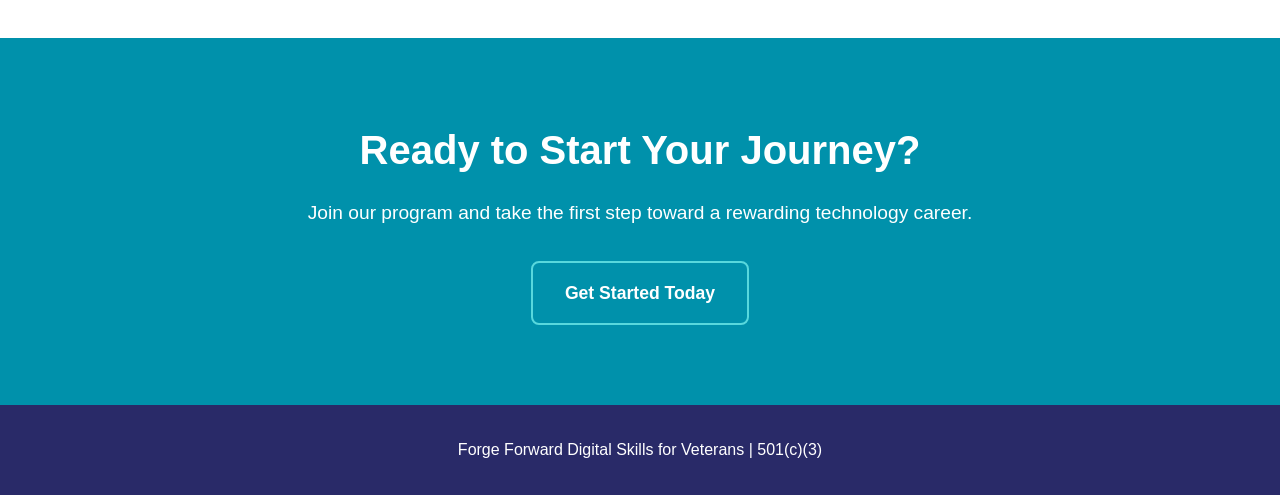
<file: programs.html>
<!doctype html>
<html lang="en">
<head>
    <meta charset="utf-8">
    <title>Programs - Forge Forward Digital Skills for Veterans</title>
    <meta name="viewport" content="width=device-width, initial-scale=1">
    <meta name="description" content="Explore Forge Forward's three-phase program: Foundation Skills, Career Readiness, and Mentorship & Placement — a free digital skills training path for U.S. military veterans.">
    <meta property="og:type" content="website">
    <meta property="og:site_name" content="Forge Forward Digital Skills for Veterans">
    <meta property="og:title" content="Programs — Forge Forward Digital Skills for Veterans">
    <meta property="og:description" content="A free, structured three-phase training program preparing veterans for high-demand technology careers.">
    <meta property="og:url" content="https://forgeforwardforvets.org/programs.html">
    <meta property="og:image" content="https://forgeforwardforvets.org/assets/img/forgeForwardLogo.png">
    <link rel="icon" type="image/png" href="assets/img/favicon.png">
    <link rel="stylesheet" href="assets/css/styles.css">
</head>
<body>

<main id="main">
    <section class="page-header">
        <div class="container">
            <h1>Our Programs</h1>
            <p>A structured three-phase approach to prepare veterans for successful technology careers.</p>
        </div>
    </section>

    <section class="programs-intro">
        <div class="container">
            <p>Forge Forward delivers comprehensive training through three progressive phases, each building on the
                previous to ensure veterans gain the skills, confidence, and support needed to transition into
                high-demand digital careers.</p>
        </div>
    </section>

    <nav class="phase-nav" aria-label="Jump to program phase">
        <div class="container">
            <a href="#phase-1" class="phase-nav-link">Phase 1: Foundation Skills</a>
            <a href="#phase-2" class="phase-nav-link">Phase 2: Career Readiness</a>
            <a href="#phase-3" class="phase-nav-link">Phase 3: Mentorship &amp; Placement</a>
        </div>
    </nav>

    <section id="phase-1" class="phase-section">
        <div class="phase-image-container">
            <img src="assets/img/img04.png" alt="Phase 1: Foundation Skills">
            <div class="image-fade"></div>
        </div>
        <div class="container">
            <div class="phase-content-wrapper">
                <h2>Phase 1: Foundation Skills</h2>
                <h3>What You'll Learn</h3>
                <ul class="learning-grid">
                    <li><span class="icon">✓</span> HTML & CSS fundamentals</li>
                    <li><span class="icon">✓</span> JavaScript programming basics</li>
                    <li><span class="icon">✓</span> Responsive web design principles</li>
                    <li><span class="icon">✓</span> Version control with Git</li>
                    <li><span class="icon">✓</span> Web development best practices</li>
                </ul>
                <div class="outcomes-section">
                    <h3>Outcomes</h3>
                    <p>Complete this phase with the ability to build functional, responsive websites and a solid
                        understanding of core programming concepts.</p>
                </div>
            </div>
        </div>
    </section>

    <section id="phase-2" class="phase-section alt-phase">
        <div class="phase-image-container">
            <img src="assets/img/img05.png" alt="Phase 2: Career Readiness">
            <div class="image-fade"></div>
        </div>
        <div class="container">
            <div class="phase-content-wrapper">
                <h2>Phase 2: Career Readiness</h2>
                <h3>What You'll Learn</h3>
                <ul class="learning-grid">
                    <li><span class="icon">✓</span> Portfolio website development</li>
                    <li><span class="icon">✓</span> Resume optimization for tech roles</li>
                    <li><span class="icon">✓</span> LinkedIn profile enhancement</li>
                    <li><span class="icon">✓</span> Technical interview preparation</li>
                    <li><span class="icon">✓</span> Salary negotiation strategies</li>
                    <li><span class="icon">✓</span> Professional networking skills</li>
                </ul>
                <div class="outcomes-section">
                    <h3>Outcomes</h3>
                    <p>Graduate with a professional portfolio, polished resume, and the confidence to pursue technology
                        career opportunities.</p>
                </div>
            </div>
        </div>
    </section>

    <section id="phase-3" class="phase-section">
        <div class="phase-image-container">
            <img src="assets/img/img06.png" alt="Phase 3: Mentorship & Placement">
            <div class="image-fade"></div>
        </div>
        <div class="container">
            <div class="phase-content-wrapper">
                <h2>Phase 3: Mentorship & Placement</h2>
                <h3>What You'll Receive</h3>
                <ul class="learning-grid">
                    <li><span class="icon">✓</span> One-on-one mentorship sessions</li>
                    <li><span class="icon">✓</span> Career coaching and guidance</li>
                    <li><span class="icon">✓</span> Job search strategy development</li>
                    <li><span class="icon">✓</span> Interview practice and feedback</li>
                    <li><span class="icon">✓</span> Employer connections and referrals</li>
                    <li><span class="icon">✓</span> Ongoing professional development support</li>
                </ul>
                <div class="outcomes-section">
                    <h3>Outcomes</h3>
                    <p>Secure employment in the technology sector with continued support during your transition and
                        early career growth.</p>
                </div>
            </div>
        </div>
    </section>

    <section class="programs-cta">
        <div class="container">
            <h2>Ready to Start Your Journey?</h2>
            <p>Join our program and take the first step toward a rewarding technology career.</p>
            <a href="contact.html" class="btn btn-secondary">Get Started Today</a>
        </div>
    </section>
</main>

<script src="assets/js/main.js"></script>
<script src="assets/js/chatbot.js"></script>
<script>
    (function () {
        const sections = document.querySelectorAll('.phase-section[id]');
        const navLinks = document.querySelectorAll('.phase-nav-link');
        const OFFSET = 185; // fixed header + sticky phase nav combined height

        function updateActiveLink() {
            let currentId = sections[0] ? sections[0].id : null;
            sections.forEach(function (section) {
                if (section.getBoundingClientRect().top <= OFFSET + 10) {
                    currentId = section.id;
                }
            });
            navLinks.forEach(function (link) {
                link.classList.toggle('active', link.getAttribute('href') === '#' + currentId);
            });
        }

        window.addEventListener('scroll', updateActiveLink, { passive: true });
        updateActiveLink();
    })();
</script>
</body>
</html>
</file>
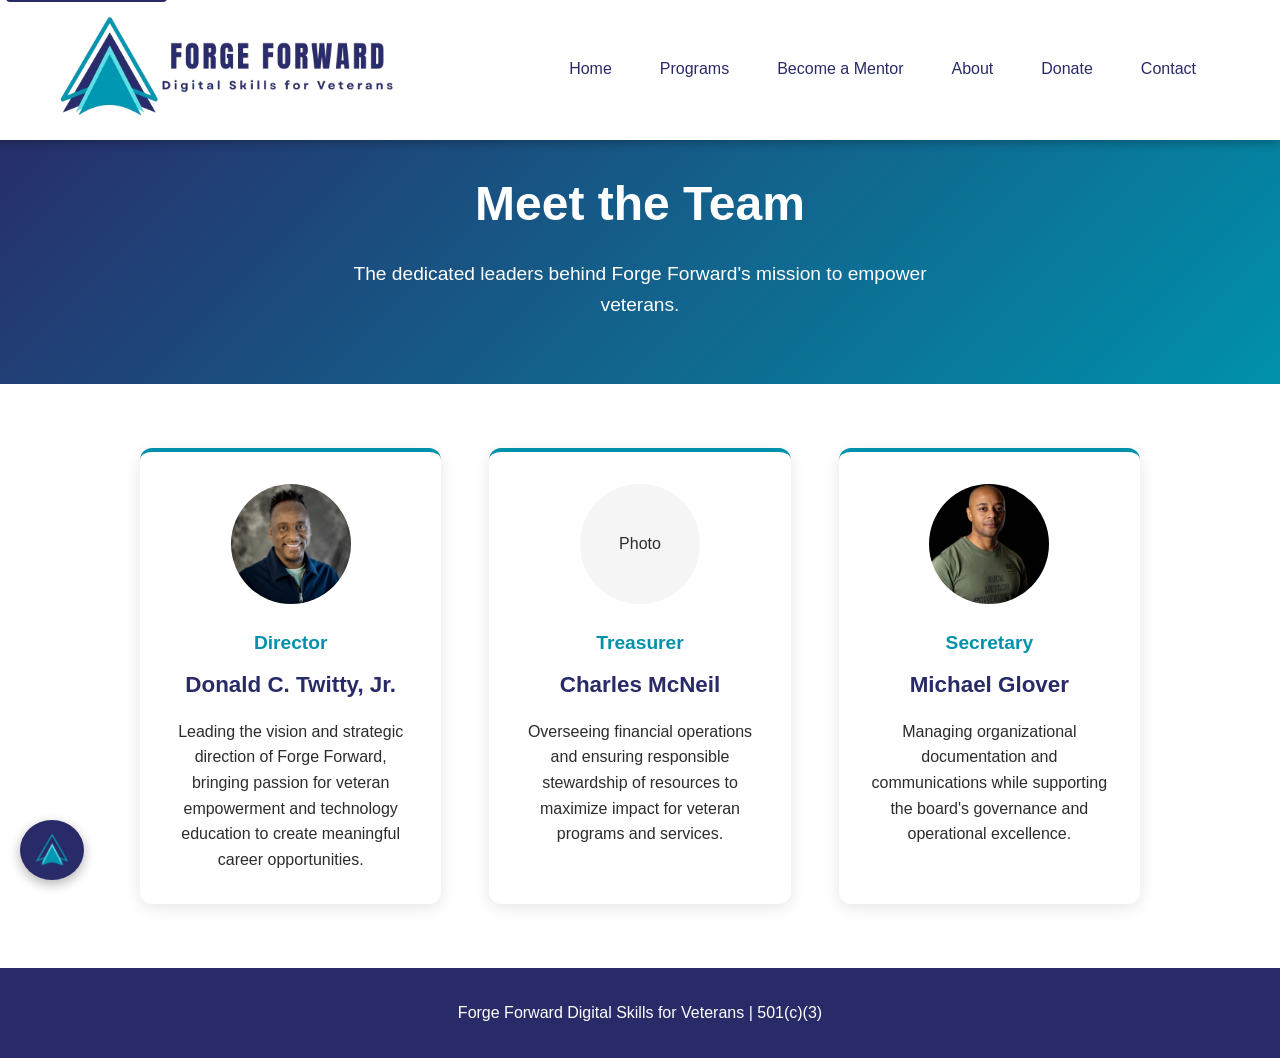
<file: team.html>
<!doctype html>
<html lang="en">
<head>
    <meta charset="utf-8">
    <title>Meet the Team - Forge Forward Digital Skills for Veterans</title>
    <meta name="viewport" content="width=device-width, initial-scale=1">
    <meta name="description" content="Meet the dedicated leaders behind Forge Forward Digital Skills for Veterans — a veteran-led 501(c)(3) committed to empowering veterans through technology education.">
    <meta property="og:type" content="website">
    <meta property="og:site_name" content="Forge Forward Digital Skills for Veterans">
    <meta property="og:title" content="Meet the Team — Forge Forward Digital Skills for Veterans">
    <meta property="og:description" content="Meet the veteran-led leadership team driving Forge Forward's mission to empower veterans through digital skills and technology careers.">
    <meta property="og:url" content="https://forgeforwardforvets.org/team.html">
    <meta property="og:image" content="https://forgeforwardforvets.org/assets/img/forgeForwardLogo.png">
    <link rel="icon" type="image/png" href="assets/img/favicon.png">
    <link rel="stylesheet" href="assets/css/styles.css">
</head>
<body>

<main id="main">
    <section class="page-header">
        <div class="container">
            <h1>Meet the Team</h1>
            <p>The dedicated leaders behind Forge Forward's mission to empower veterans.</p>
        </div>
    </section>

    <section class="team-content">
        <div class="container">
            <div class="team-grid">
                <div class="team-member">
                    <div class="member-photo">
                        <img src="assets/img/dTwitty.jpg" alt="Donald C. Twitty, Jr., Director">
                    </div>
                    <div class="member-info">
                        <h3>Director</h3>
                        <h4>Donald C. Twitty, Jr.</h4>
                        <p>Leading the vision and strategic direction of Forge Forward, bringing passion for veteran
                            empowerment and technology education to create meaningful career opportunities.</p>
                    </div>
                </div>

                <div class="team-member">
                    <div class="member-photo">
                        <div class="placeholder-photo">Photo</div>
                    </div>
                    <div class="member-info">
                        <h3>Treasurer</h3>
                        <h4>Charles McNeil</h4>
                        <p>Overseeing financial operations and ensuring responsible stewardship of resources to maximize
                            impact for veteran programs and services.</p>
                    </div>
                </div>

                <div class="team-member">
                    <div class="member-photo">
                        <img src="assets/img/mGlover.jpg" alt="Michael Glover, Secretary">
                    </div>
                    <div class="member-info">
                        <h3>Secretary</h3>
                        <h4>Michael Glover</h4>
                        <p>Managing organizational documentation and communications while supporting the board's
                            governance and operational excellence.</p>
                    </div>
                </div>
            </div>
        </div>
    </section>
</main>

<script src="assets/js/main.js"></script>
<script src="assets/js/chatbot.js"></script>
</body>
</html>
</file>
<file: assets/css/styles.css>
:root {
    /* Forge Forward Logo Color Palette - WCAG AA Compliant */
    --primary-blue: #0091AB;
    --light-blue: #58D8DD;
    --dark-navy: #292A68;
    --white: #FFFFFF;
    --light-gray: #F5F5F5;
    --dark-gray: #333333;
    --charcoal: #2C2C2C; /* Darker for better contrast */
    --success-green: #228B22;
    --warning-orange: #FF6347;
    --focus-outline: #005A6B; /* High contrast focus color */
}

* {
    margin: 0;
    padding: 0;
    box-sizing: border-box;
}

body {
    font-family: 'Segoe UI', Tahoma, Geneva, Verdana, sans-serif;
    line-height: 1.6;
    color: var(--charcoal);
    background: var(--white);
}

/* Skip to main content for screen readers */
.skip-link {
    position: absolute;
    top: -40px;
    left: 6px;
    background: var(--dark-navy);
    color: var(--white);
    padding: 8px;
    text-decoration: none;
    border-radius: 4px;
    z-index: 10000;
}

.skip-link:focus {
    top: 6px;
}

/* Focus styles for accessibility */
*:focus {
    outline: 3px solid var(--focus-outline);
    outline-offset: 2px;
}

button:focus,
input:focus,
select:focus,
textarea:focus,
a:focus {
    outline: 3px solid var(--focus-outline);
    outline-offset: 2px;
}

.container {
    max-width: 1200px;
    margin: 0 auto;
    padding: 0 20px;
}

/* Header & Navigation */
header {
    background: var(--white);
    position: fixed;
    top: 0;
    width: 100%;
    z-index: 1000;
    box-shadow: 0 2px 10px rgba(0, 0, 0, 0.3);
}

header .container {
    display: flex;
    justify-content: space-between;
    align-items: center;
    padding: 1rem 20px;
}

.logo-title {
    display: flex;
    align-items: center;
    gap: 1rem;
}

.logo {
    height: 100px;
    width: auto;
}

header h1 {
    color: var(--dark-navy);
    font-size: 1.5rem;
    font-weight: 700;
    margin: 0;
}

.main-nav {
    display: flex;
    gap: 0;
}

.nav-link {
    color: var(--dark-navy);
    text-decoration: none;
    padding: 1rem 1.5rem;
    font-weight: 500;
    transition: all 0.3s ease;
    border-bottom: 3px solid transparent;
    min-height: 44px;
    display: flex;
    align-items: center;
}

.nav-link:hover,
.nav-link.active {
    background: var(--primary-blue);
    border-bottom-color: var(--light-blue);
    text-decoration: underline;
    color: var(--white);
}

.nav-link:focus {
    background: var(--primary-blue);
    outline: 3px solid var(--focus-outline);
    outline-offset: -3px;
    color: var(--white);
}

.mobile-menu-toggle {
    display: none;
    flex-direction: column;
    background: none;
    border: none;
    cursor: pointer;
    padding: 1rem;
    min-width: 48px;
    min-height: 48px;
    justify-content: center;
    align-items: center;
}

.mobile-menu-toggle:focus {
    outline: none;
}

.mobile-menu-toggle:focus-visible {
    outline: 3px solid var(--focus-outline);
    outline-offset: 2px;
}

.mobile-menu-toggle span {
    width: 24px;
    height: 2px;
    background: var(--dark-navy);
    margin: 2px 0;
    transition: 0.3s;
    display: block;
}

/* Hero Section */
.hero {
    background: linear-gradient(135deg, var(--dark-navy) 0%, var(--primary-blue) 50%, var(--light-blue) 100%);
    color: var(--white);
    padding: 8rem 0 6rem;
    margin-top: 70px;
    text-align: center;
}

.hero-content h1 {
    font-size: 3rem;
    margin-bottom: 1.5rem;
    font-weight: 700;
}

.hero-content p {
    font-size: 1.3rem;
    margin-bottom: 2.5rem;
    max-width: 800px;
    margin-left: auto;
    margin-right: auto;
}

.hero-buttons {
    display: flex;
    gap: 1.5rem;
    justify-content: center;
    flex-wrap: wrap;
}

/* Buttons */
.btn {
    display: inline-block;
    padding: 1rem 2rem;
    text-decoration: none;
    border-radius: 8px;
    font-weight: 600;
    font-size: 1.1rem;
    transition: all 0.3s ease;
    text-align: center;
    min-width: 180px;
}

.btn-primary {
    background: var(--primary-blue);
    color: var(--white);
}

.btn-primary:hover {
    background: var(--dark-navy);
    transform: translateY(-2px);
    box-shadow: 0 6px 20px rgba(41, 42, 104, 0.3);
}

.btn-secondary {
    background: transparent;
    color: var(--white);
    border: 2px solid var(--light-blue);
}

.btn-secondary:hover {
    background: var(--light-blue);
    color: var(--dark-navy);
}

/* Features Section */
.features {
    padding: 6rem 0;
    background: var(--light-gray);
}

.section-title {
    text-align: center;
    font-size: 2.5rem;
    color: var(--dark-navy);
    margin-bottom: 3rem;
}

.features-grid {
    display: grid;
    grid-template-columns: repeat(auto-fit, minmax(300px, 1fr));
    gap: 2rem;
}

.feature-card-image {
    position: relative;
    height: 450px;
    background-size: cover;
    background-position: center;
    border-radius: 16px;
    overflow: hidden;
    box-shadow: 0 8px 24px rgba(0, 0, 0, 0.15);
    transition: all 0.3s ease;
}

.feature-card-image:hover {
    transform: scale(1.02);
    box-shadow: 0 12px 32px rgba(0, 0, 0, 0.2);
}

.card-overlay {
    position: absolute;
    bottom: 0;
    left: 0;
    right: 0;
    height: 40%;
    background: linear-gradient(to top, rgba(0, 145, 171, 0.95), rgba(0, 145, 171, 0.7), transparent);
    display: flex;
    align-items: flex-end;
    padding: 2rem;
    transition: all 0.3s ease;
}

.feature-card-image:hover .card-overlay {
    background: linear-gradient(to top, rgba(0, 145, 171, 0.98), rgba(0, 145, 171, 0.8), transparent);
}

.card-content {
    width: 100%;
}

.card-content h3 {
    color: var(--white);
    font-size: 1.8rem;
    margin-bottom: 0.75rem;
    font-weight: 700;
}

.card-content p {
    color: var(--white);
    font-size: 1rem;
    line-height: 1.5;
    margin-bottom: 1.25rem;
    display: -webkit-box;
    -webkit-line-clamp: 3;
    -webkit-box-orient: vertical;
    overflow: hidden;
}

.btn-card {
    display: inline-block;
    padding: 0.75rem 1.5rem;
    background: transparent;
    color: var(--white);
    border: 2px solid var(--white);
    border-radius: 8px;
    text-decoration: none;
    font-weight: 600;
    transition: all 0.3s ease;
    min-height: 44px;
    line-height: 1.5;
}

.btn-card:hover {
    background: var(--white);
    color: var(--primary-blue);
    transform: translateY(-2px);
    box-shadow: 0 4px 12px rgba(255, 255, 255, 0.3);
}

.btn-card:focus {
    outline: 3px solid var(--white);
    outline-offset: 2px;
}

/* CTA Section */
.cta {
    background: var(--primary-blue);
    color: var(--white);
    padding: 4rem 0;
    text-align: center;
}

.cta h2 {
    font-size: 2.5rem;
    margin-bottom: 1rem;
}

.cta p {
    font-size: 1.2rem;
    margin-bottom: 2rem;
}

/* Page Header */
.page-header {
    background: linear-gradient(135deg, var(--dark-navy) 0%, var(--primary-blue) 100%);
    color: var(--white);
    padding: 6rem 0 4rem;
    margin-top: 70px;
    text-align: center;
}

.page-header h1 {
    font-size: 3rem;
    margin-bottom: 1rem;
}

.page-header p {
    font-size: 1.2rem;
    max-width: 600px;
    margin: 0 auto;
}

/* Programs Page Styles */
.programs-intro {
    padding: 3rem 0;
    text-align: center;
    background: var(--white);
}

.programs-intro p {
    font-size: 1.2rem;
    max-width: 900px;
    margin: 0 auto;
    line-height: 1.8;
    color: var(--charcoal);
}

.phase-section.alt-phase {
    background: var(--light-gray);
}

.programs-cta {
    background: var(--primary-blue);
    color: var(--white);
    padding: 5rem 0;
    text-align: center;
}

.programs-cta h2 {
    color: var(--white);
    font-size: 2.5rem;
    margin-bottom: 1rem;
}

.programs-cta p {
    font-size: 1.2rem;
    margin-bottom: 2rem;
}
.programs-content,
.about-content,
.contact-content,
.mentor-form-section {
    padding: 4rem 0;
}

.phase-section {
    scroll-margin-top: 175px;
    background: var(--white);
    margin-bottom: 4rem;
}

.phase-image-container {
    position: relative;
    width: 100%;
    max-width: 1400px;
    margin: 0 auto;
}

.phase-image-container img {
    width: 100%;
    max-height: 420px;
    object-fit: cover;
    object-position: center;
    display: block;
    border-radius: 16px;
}

.image-fade {
    position: absolute;
    bottom: 0;
    left: 0;
    right: 0;
    height: 320px;
    background: linear-gradient(to bottom, transparent, var(--white));
    pointer-events: none;
}

.phase-content-wrapper {
    max-width: 900px;
    margin: -300px auto 0;
    padding: 3rem 20px 5rem;
    position: relative;
    z-index: 10;
}

.phase-content-wrapper h2 {
    color: var(--dark-navy);
    font-size: 2.8rem;
    margin-bottom: 3rem;
    font-weight: 700;
}

.phase-content-wrapper h3 {
    color: var(--primary-blue);
    font-size: 1.8rem;
    margin-bottom: 2rem;
    font-weight: 600;
}

.learning-grid {
    display: grid;
    grid-template-columns: 1fr 1fr;
    gap: 1.5rem 3rem;
    list-style: none;
    padding: 0;
    margin-bottom: 4rem;
}

.learning-grid li {
    display: flex;
    align-items: flex-start;
    gap: 1rem;
    font-size: 1.1rem;
    line-height: 1.6;
    color: var(--charcoal);
}

.learning-grid .icon {
    color: var(--primary-blue);
    font-weight: bold;
    font-size: 1.3rem;
    flex-shrink: 0;
    margin-top: 0.1rem;
}

.outcomes-section {
    margin-top: 3rem;
}

.outcomes-section h3 {
    color: var(--dark-navy);
    font-size: 1.8rem;
    margin-bottom: 1rem;
}

.outcomes-section p {
    font-size: 1.2rem;
    color: var(--charcoal);
    line-height: 1.8;
}

/* Last item in an odd-count learning grid spans full width but stays left-aligned */
.learning-grid li:last-child:nth-child(odd) {
    grid-column: 1 / -1;
    max-width: calc((100% - 3rem) / 2);
}

/* Adjust image-fade gradient for alt-phase (light gray) sections */
.alt-phase .image-fade {
    background: linear-gradient(to bottom, transparent, var(--light-gray));
}

/* Per-phase colored top accent on the content wrapper */
#phase-1 .phase-content-wrapper { border-top: 4px solid var(--primary-blue); }
#phase-2 .phase-content-wrapper { border-top: 4px solid var(--light-blue); }
#phase-3 .phase-content-wrapper { border-top: 4px solid var(--dark-navy); }

/* Phase quick-jump nav */
.phase-nav {
    background: var(--white);
    border-bottom: 2px solid var(--light-gray);
    padding: 0.75rem 0;
    position: sticky;
    top: 120px;
    z-index: 100;
    box-shadow: 0 2px 8px rgba(0, 0, 0, 0.07);
}

.phase-nav .container {
    display: flex;
    gap: 1rem;
    justify-content: center;
    flex-wrap: wrap;
}

.phase-nav-link {
    display: inline-flex;
    align-items: center;
    padding: 0.5rem 1.25rem;
    border-radius: 24px;
    text-decoration: none;
    font-weight: 600;
    font-size: 0.9rem;
    color: var(--dark-navy);
    border: 2px solid var(--light-gray);
    transition: all 0.2s ease;
    min-height: 44px;
}

.phase-nav-link:hover,
.phase-nav-link:focus {
    border-color: var(--primary-blue);
    color: var(--primary-blue);
    background: rgba(0, 145, 171, 0.06);
    outline: none;
}

.phase-nav-link.active {
    background: var(--primary-blue);
    color: var(--white);
    border-color: var(--primary-blue);
}

@media (max-width: 768px) {
    .phase-nav {
        top: 80px;
    }

    .phase-nav-link {
        font-size: 0.85rem;
        padding: 0.4rem 1rem;
    }
}

.program-card,
.about-section {
    background: var(--white);
    padding: 3rem;
    border-radius: 12px;
    margin-bottom: 2rem;
    box-shadow: 0 4px 15px rgba(0, 0, 0, 0.1);
}

.about-section.alt-bg {
    background: var(--light-gray);
}

.about-section ul {
    list-style: none;
    margin-left: 0;
    margin-bottom: 1.5rem;
}

.about-section li {
    margin-bottom: 0.75rem;
    line-height: 1.6;
    display: flex;
    align-items: flex-start;
    gap: 0.75rem;
}

.about-section .icon {
    color: var(--primary-blue);
    font-size: 1.2rem;
    font-weight: bold;
    flex-shrink: 0;
    margin-top: 0.1rem;
}

.team-link {
    display: inline-block;
    color: var(--primary-blue);
    font-weight: 600;
    text-decoration: none;
    margin-top: 1rem;
    transition: all 0.3s ease;
}

.team-link:hover {
    color: var(--dark-navy);
    text-decoration: underline;
}

.program-list {
    display: grid;
    gap: 1.5rem;
}

.program-item {
    padding: 1.5rem;
    background: var(--light-gray);
    border-radius: 8px;
    border-left: 4px solid var(--primary-blue);
}

.program-item h3 {
    color: var(--dark-navy);
    margin-bottom: 0.5rem;
}

.program-benefits {
    padding: 4rem 0;
    background: var(--light-gray);
}

.benefits-grid {
    display: grid;
    grid-template-columns: repeat(auto-fit, minmax(250px, 1fr));
    gap: 2rem;
}

.benefit-item {
    background: var(--white);
    padding: 2rem;
    border-radius: 8px;
    text-align: center;
}

.involvement-options {
    display: grid;
    grid-template-columns: repeat(auto-fit, minmax(300px, 1fr));
    gap: 2rem;
    margin-top: 2rem;
}

.involvement-card {
    background: var(--light-gray);
    padding: 2rem;
    border-radius: 8px;
    border-left: 4px solid var(--primary-blue);
}

/* Forms */
.mentor-form,
.contact-form {
    max-width: 600px;
    margin: 0 auto;
    background: var(--white);
    padding: 3rem;
    border-radius: 12px;
    box-shadow: 0 4px 15px rgba(0, 0, 0, 0.1);
}

.form-row {
    display: grid;
    grid-template-columns: 1fr 1fr;
    gap: 1rem;
    margin-bottom: 1.5rem;
}

.form-group {
    margin-bottom: 1.5rem;
}

.form-group label {
    font-weight: 600;
    color: var(--dark-navy);
    margin-bottom: 0.5rem;
}

input,
textarea,
select {
    width: 100%;
    padding: 1rem;
    border: 2px solid var(--light-gray);
    border-radius: 8px;
    font-size: 1rem;
    transition: all 0.3s ease;
    margin-bottom: 1.5rem;
    min-height: 44px;
}

input:focus,
textarea:focus,
select:focus {
    outline: 3px solid var(--focus-outline);
    outline-offset: 2px;
    border-color: var(--primary-blue);
}

.checkbox-group {
    display: grid;
    grid-template-columns: repeat(auto-fit, minmax(200px, 1fr));
    gap: 0.75rem;
    padding: 1rem;
    background: var(--light-gray);
    border-radius: 8px;
}

.checkbox-group label {
    display: flex;
    align-items: center;
    gap: 0.5rem;
    font-weight: 500;
    cursor: pointer;
    min-height: 44px;
}

.checkbox-label {
    display: flex;
    align-items: center;
    gap: 0.75rem;
    font-weight: 500;
    cursor: pointer;
    padding: 1rem;
    background: var(--light-gray);
    border-radius: 8px;
    min-height: 44px;
}

input[type="checkbox"] {
    width: 18px;
    height: 18px;
    margin: 0;
    accent-color: var(--primary-blue);
}

button {
    background: var(--primary-blue);
    color: var(--white);
    border: none;
    padding: 1.2rem 2rem;
    border-radius: 8px;
    font-size: 1.1rem;
    font-weight: 600;
    cursor: pointer;
    transition: all 0.3s ease;
    width: 100%;
    min-height: 48px;
}

button:hover {
    background: var(--dark-navy);
    transform: translateY(-2px);
    box-shadow: 0 6px 20px rgba(41, 42, 104, 0.3);
}

button:focus {
    outline: 3px solid var(--focus-outline);
    outline-offset: 2px;
}

/* Footer */
footer {
    background: var(--dark-navy);
    color: var(--white);
    padding: 2rem 0;
    text-align: center;
}

/* Scroll to top button */
.scroll-to-top {
    position: fixed;
    bottom: 30px;
    right: 30px;
    background: var(--primary-blue);
    color: var(--white);
    border: none;
    border-radius: 50%;
    width: 56px;
    height: 56px;
    font-size: 1.4rem;
    cursor: pointer;
    opacity: 0;
    visibility: hidden;
    transition: all 0.3s ease;
    z-index: 1000;
    display: flex;
    align-items: center;
    justify-content: center;
}

.scroll-to-top.visible {
    opacity: 1;
    visibility: visible;
}

.scroll-to-top:hover {
    background: var(--dark-navy);
    transform: translateY(-3px);
}

.scroll-to-top:focus {
    outline: 3px solid var(--focus-outline);
    outline-offset: 2px;
}

/* Navigation Dropdown */
.nav-dropdown {
    position: relative;
    display: inline-block;
}

.dropdown-menu {
    position: absolute;
    top: 100%;
    left: 0;
    background: var(--white);
    min-width: 180px;
    box-shadow: 0 4px 15px rgba(0, 0, 0, 0.1);
    border-radius: 8px;
    opacity: 0;
    visibility: hidden;
    transform: translateY(-10px);
    transition: all 0.3s ease;
    z-index: 1001;
}

.nav-dropdown:hover .dropdown-menu {
    opacity: 1;
    visibility: visible;
    transform: translateY(0);
}

.dropdown-link {
    display: block;
    padding: 1rem 1.5rem;
    color: var(--dark-navy);
    text-decoration: none;
    font-weight: 500;
    transition: all 0.3s ease;
    border-radius: 8px;
}

.dropdown-link:hover {
    background: var(--primary-blue);
    color: var(--white);
}


.cta-section {
    background: var(--light-gray);
    border-left: 4px solid var(--primary-blue);
    text-align: center;
}

.cta-buttons {
    display: flex;
    gap: 1.5rem;
    justify-content: center;
    margin-top: 2rem;
    flex-wrap: wrap;
}

/* Team Page Styles */
.team-content {
    padding: 4rem 0;
}

.team-grid {
    display: grid;
    grid-template-columns: repeat(auto-fit, minmax(300px, 1fr));
    gap: 3rem;
    max-width: 1000px;
    margin: 0 auto;
}

.team-member {
    background: var(--white);
    padding: 2rem;
    border-radius: 12px;
    box-shadow: 0 4px 15px rgba(0, 0, 0, 0.1);
    text-align: center;
    border-top: 4px solid var(--primary-blue);
}

.member-photo {
    margin-bottom: 1.5rem;
}

.placeholder-photo {
    width: 120px;
    height: 120px;
    background: var(--light-gray);
    border-radius: 50%;
    display: flex;
    align-items: center;
    justify-content: center;
    margin: 0 auto;
    color: var(--charcoal);
    font-weight: 500;
}

.member-photo img {
    width: 120px;
    height: 120px;
    border-radius: 50%;
    object-fit: cover;
    object-position: top;
    display: block;
    margin: 0 auto;
}

.member-info h3 {
    color: var(--primary-blue);
    font-size: 1.2rem;
    margin-bottom: 0.5rem;
}

.member-info h4 {
    color: var(--dark-navy);
    font-size: 1.4rem;
    margin-bottom: 1rem;
}

.member-info p {
    color: var(--charcoal);
    line-height: 1.6;
}
.donation-content {
    padding: 4rem 0;
}

.donation-funding {
    background: var(--primary-blue);
    color: var(--white);
    padding: 3rem;
    border-radius: 12px;
    margin-bottom: 4rem;
    text-align: center;
}

.donation-funding h2 {
    color: var(--white);
    margin-bottom: 1.5rem;
}

.donation-funding ul {
    list-style: none;
    max-width: 600px;
    margin: 2rem auto;
    text-align: left;
}

.donation-funding li {
    padding: 1rem;
    margin-bottom: 1rem;
    background: rgba(255,255,255,0.1);
    border-radius: 8px;
    border-left: 4px solid var(--light-blue);
}

.donation-funding p {
    font-size: 1.1rem;
    margin-top: 1.5rem;
}

.donation-impact {
    margin-bottom: 4rem;
    text-align: center;
}

.impact-grid {
    display: grid;
    grid-template-columns: repeat(auto-fit, minmax(200px, 1fr));
    gap: 2rem;
    margin-top: 2rem;
}

.impact-item {
    background: var(--white);
    padding: 2rem;
    border-radius: 12px;
    box-shadow: 0 4px 15px rgba(0, 0, 0, 0.1);
    border-top: 4px solid var(--primary-blue);
}

.impact-item h3 {
    color: var(--primary-blue);
    font-size: 2rem;
    margin-bottom: 1rem;
}

.donation-form-section {
    max-width: 600px;
    margin: 0 auto;
}

.donation-form {
    background: var(--white);
    padding: 3rem;
    border-radius: 12px;
    box-shadow: 0 4px 15px rgba(0, 0, 0, 0.1);
}

.amount-selection {
    margin-bottom: 2rem;
}

.amount-buttons {
    display: grid;
    grid-template-columns: repeat(auto-fit, minmax(80px, 1fr));
    gap: 1rem;
    margin: 1rem 0;
}

.amount-btn {
    background: var(--light-gray);
    color: var(--dark-navy);
    border: 2px solid var(--light-gray);
    padding: 1rem;
    border-radius: 8px;
    font-weight: 600;
    cursor: pointer;
    transition: all 0.3s ease;
    width: auto;
    min-height: 48px;
}

.amount-btn:hover,
.amount-btn.selected {
    background: var(--primary-blue);
    color: var(--white);
    border-color: var(--primary-blue);
}

.donation-note {
    text-align: center;
    color: var(--charcoal);
    font-size: 0.9rem;
    margin-top: 1rem;
}

/* Chatbot Styles */
#chatbot-container {
    position: fixed;
    bottom: 20px;
    left: 20px;
    z-index: 1001;
}

#chatbot-toggle {
    width: 60px;
    height: 60px;
    border-radius: 50%;
    background: var(--dark-navy);
    color: var(--white);
    border: none;
    font-size: 1.8rem;
    cursor: pointer;
    box-shadow: 0 4px 12px rgba(0, 0, 0, 0.3);
    transition: all 0.3s ease;
    display: flex;
    align-items: center;
    justify-content: center;
}

#chatbot-toggle:hover {
    background: var(--primary-blue);
    transform: scale(1.05);
}

#chatbot-toggle img {
    width: 32px;
    height: 32px;
}

@keyframes chatbot-pulse {
    0%, 100% { transform: scale(1);    box-shadow: 0 4px 12px rgba(0, 0, 0, 0.3); }
    50%       { transform: scale(1.18); box-shadow: 0 8px 24px rgba(0, 145, 171, 0.55); }
}

#chatbot-toggle.chatbot-attention {
    animation: chatbot-pulse 0.6s ease-in-out 3;
}

/* PayPal donation section */
.paypal-section {
    text-align: center;
    padding: 2.5rem;
    background: var(--light-gray);
    border-radius: 12px;
    margin-bottom: 2rem;
    border-left: 4px solid var(--primary-blue);
}

.paypal-section h2 {
    color: var(--dark-navy);
    font-size: 1.8rem;
    margin-bottom: 0.75rem;
}

.paypal-section > p {
    color: var(--charcoal);
    margin-bottom: 1.5rem;
}

.btn-paypal {
    display: inline-block;
    background: #0070ba;
    color: var(--white);
    text-decoration: none;
    padding: 1rem 2.5rem;
    border-radius: 8px;
    font-size: 1.1rem;
    font-weight: 600;
    transition: all 0.3s ease;
    min-height: 48px;
    line-height: 1.4;
}

.btn-paypal:hover {
    background: #005ea2;
    transform: translateY(-2px);
    box-shadow: 0 6px 20px rgba(0, 94, 162, 0.3);
}

.or-divider {
    color: var(--charcoal);
    font-size: 0.9rem;
    margin-top: 1.5rem;
    opacity: 0.75;
}

.hidden {
    display: none !important;
}

#chatbot-window {
    position: absolute;
    bottom: 80px;
    left: 0;
    width: 350px;
    height: 500px;
    background: var(--white);
    border-radius: 12px;
    box-shadow: 0 8px 24px rgba(0, 0, 0, 0.2);
    display: flex;
    flex-direction: column;
    overflow: hidden;
}

#chatbot-header {
    background: var(--dark-navy);
    color: var(--white);
    padding: 1rem 1.5rem;
    display: flex;
    justify-content: space-between;
    align-items: center;
}

#chatbot-header h3 {
    margin: 0;
    font-size: 1.1rem;
    display: flex;
    align-items: center;
    gap: 0.5rem;
}

#chatbot-header .header-icon {
    width: 32px;
    height: 32px;
}

#chatbot-close {
    background: none;
    border: none;
    color: var(--white);
    font-size: 1.5rem;
    cursor: pointer;
    padding: 0;
    width: auto;
    min-height: auto;
    line-height: 1;
}

#chatbot-close:hover {
    transform: none;
    box-shadow: none;
    opacity: 0.8;
}

#chatbot-messages {
    flex: 1;
    padding: 1rem;
    overflow-y: auto;
    background: var(--light-gray);
}

.chatbot-message {
    margin-bottom: 1rem;
    padding: 0.75rem 1rem;
    border-radius: 12px;
    max-width: 80%;
    line-height: 1.5;
    font-size: 0.95rem;
}

.bot-message {
    background: var(--white);
    color: var(--charcoal);
    margin-right: auto;
    border: 1px solid #e0e0e0;
}

.bot-message a {
    color: var(--primary-blue);
    text-decoration: underline;
}

.user-message {
    background: var(--primary-blue);
    color: var(--white);
    margin-left: auto;
}

#chatbot-input-area {
    display: flex;
    padding: 1rem;
    background: var(--white);
    border-top: 1px solid #e0e0e0;
}

#chatbot-input {
    flex: 1;
    padding: 0.75rem;
    border: 2px solid var(--light-gray);
    border-radius: 8px;
    margin: 0;
    margin-right: 0.5rem;
    font-size: 0.95rem;
}

#chatbot-send {
    background: var(--primary-blue);
    color: var(--white);
    border: none;
    padding: 0.75rem 1.5rem;
    border-radius: 8px;
    cursor: pointer;
    font-weight: 600;
    width: auto;
    min-height: auto;
}

#chatbot-send:hover {
    background: var(--dark-navy);
    transform: none;
    box-shadow: none;
}

@media (max-width: 768px) {
    #chatbot-window {
        width: calc(100vw - 40px);
        max-width: 350px;
    }
}

@media (max-width: 768px) {
    .main-nav {
        display: none;
    }

    .mobile-menu-toggle {
        display: flex;
    }
    
    .nav-dropdown .dropdown-menu {
        position: static;
        opacity: 1;
        visibility: visible;
        transform: none;
        background: rgba(0,0,0,0.2);
        box-shadow: none;
        margin-left: 1rem;
        border-radius: 0;
    }
    
    .dropdown-link {
        color: var(--white) !important;
        padding: 0.75rem 1.5rem;
    }
    
    .dropdown-link:hover {
        background: var(--primary-blue) !important;
        color: var(--white) !important;
    }
    
    .features-grid {
        grid-template-columns: 1fr;
    }
    
    .feature-card-image {
        height: 400px;
    }

    .learning-grid {
        grid-template-columns: 1fr;
        gap: 1.25rem;
    }
    
    .phase-content-wrapper h2 {
        font-size: 2.2rem;
    }
    
    .phase-content-wrapper {
        margin: -100px auto 0;
        padding: 2rem 20px 4rem;
    }

    .image-fade {
        height: 120px;
    }

    .hero-content h1 {
        font-size: 2.2rem;
    }

    .hero-buttons {
        flex-direction: column;
        align-items: center;
    }

    .form-row {
        grid-template-columns: 1fr;
    }

    .checkbox-group {
        grid-template-columns: 1fr;
    }

    .page-header h1 {
        font-size: 2.2rem;
    }

    .mentor-form,
    .contact-form {
        padding: 2rem;
    }
}

@media (prefers-reduced-motion: reduce) {
    * {
        animation-duration: 0.01ms !important;
        animation-iteration-count: 1 !important;
        transition-duration: 0.01ms !important;
    }
}
</file>
